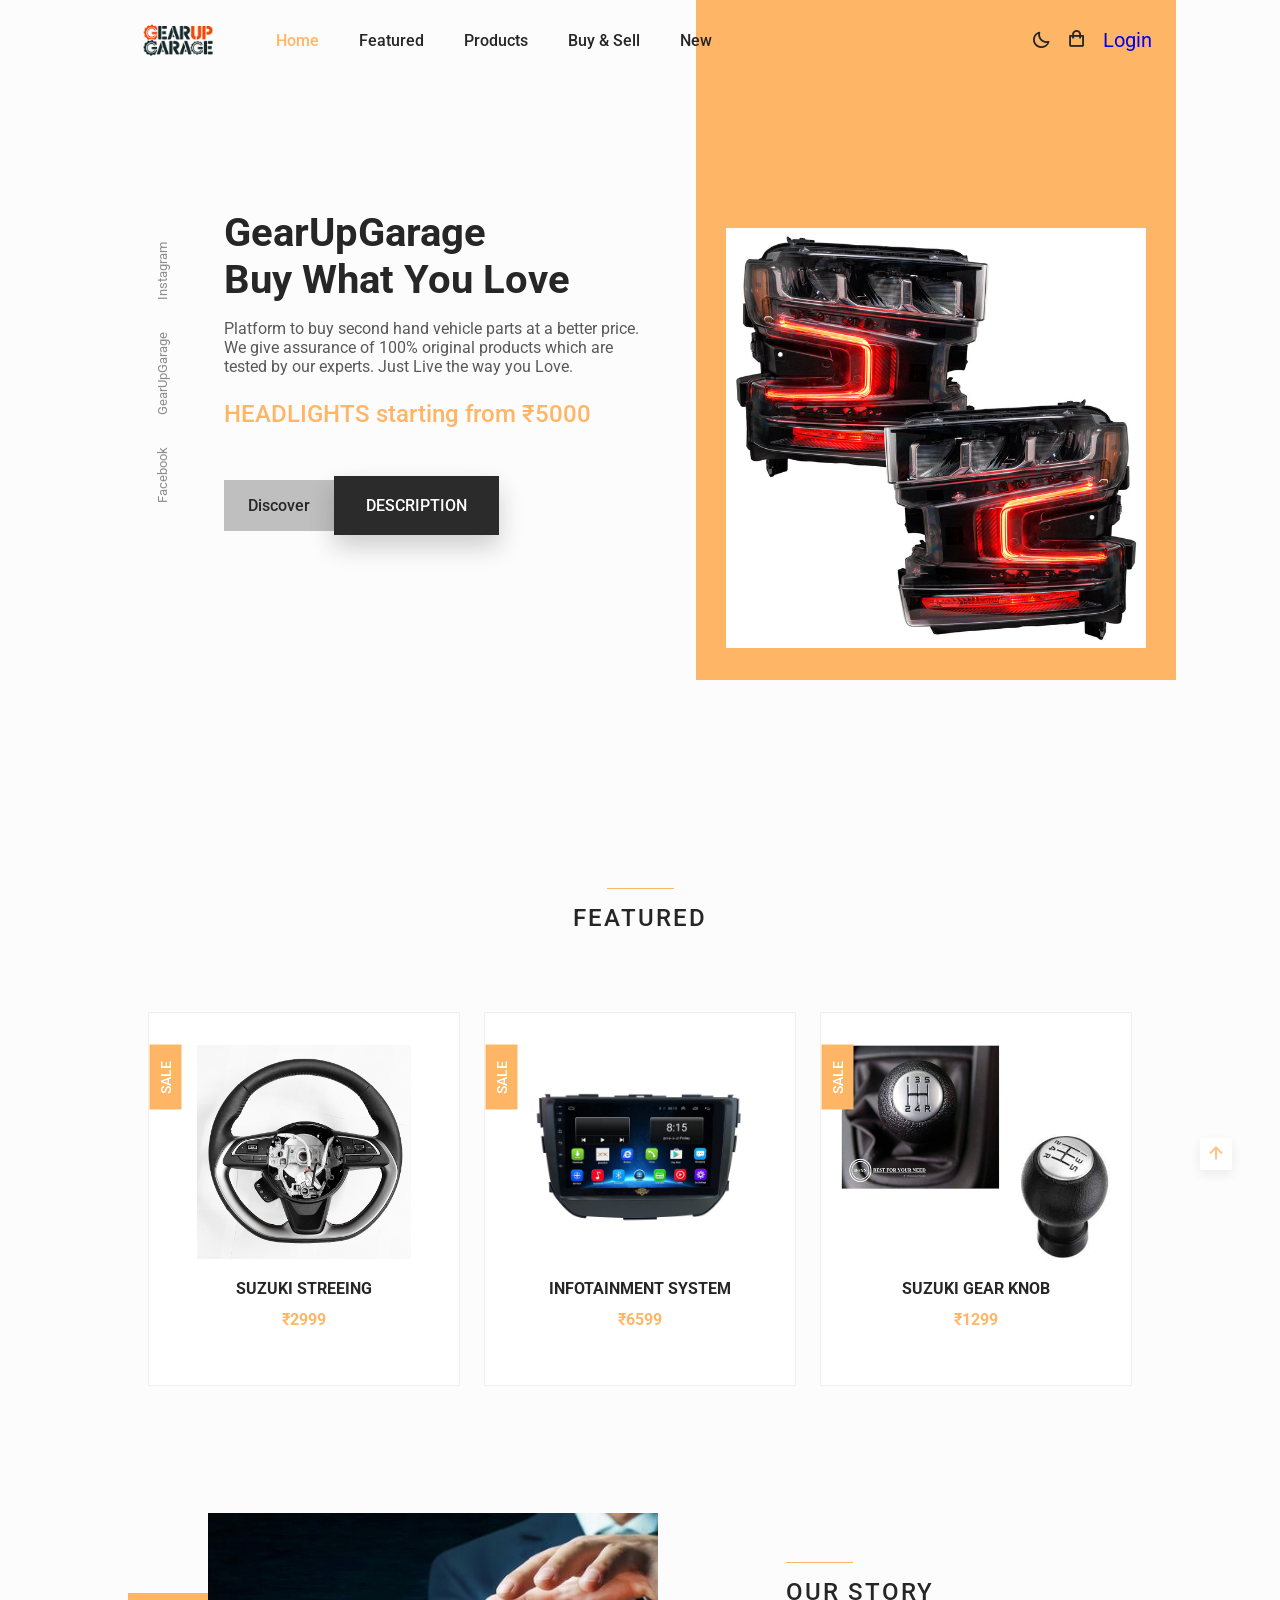
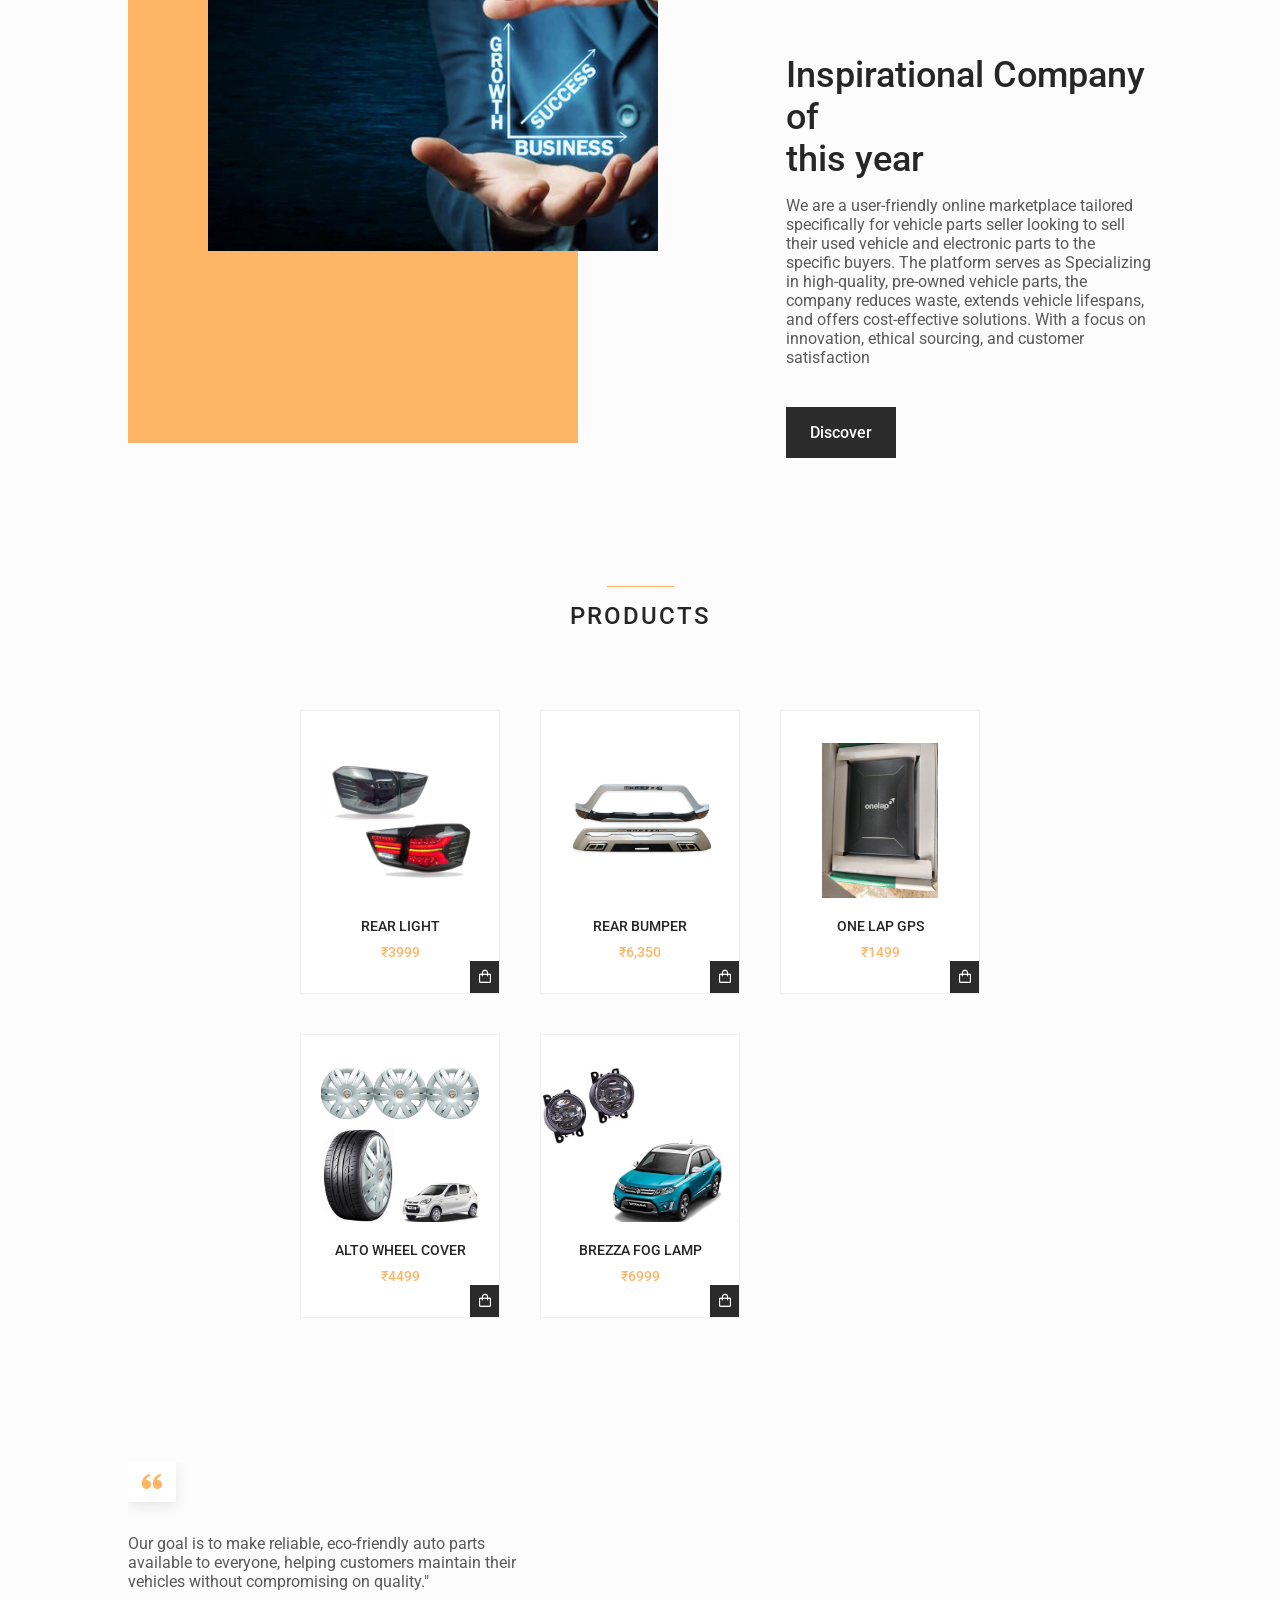
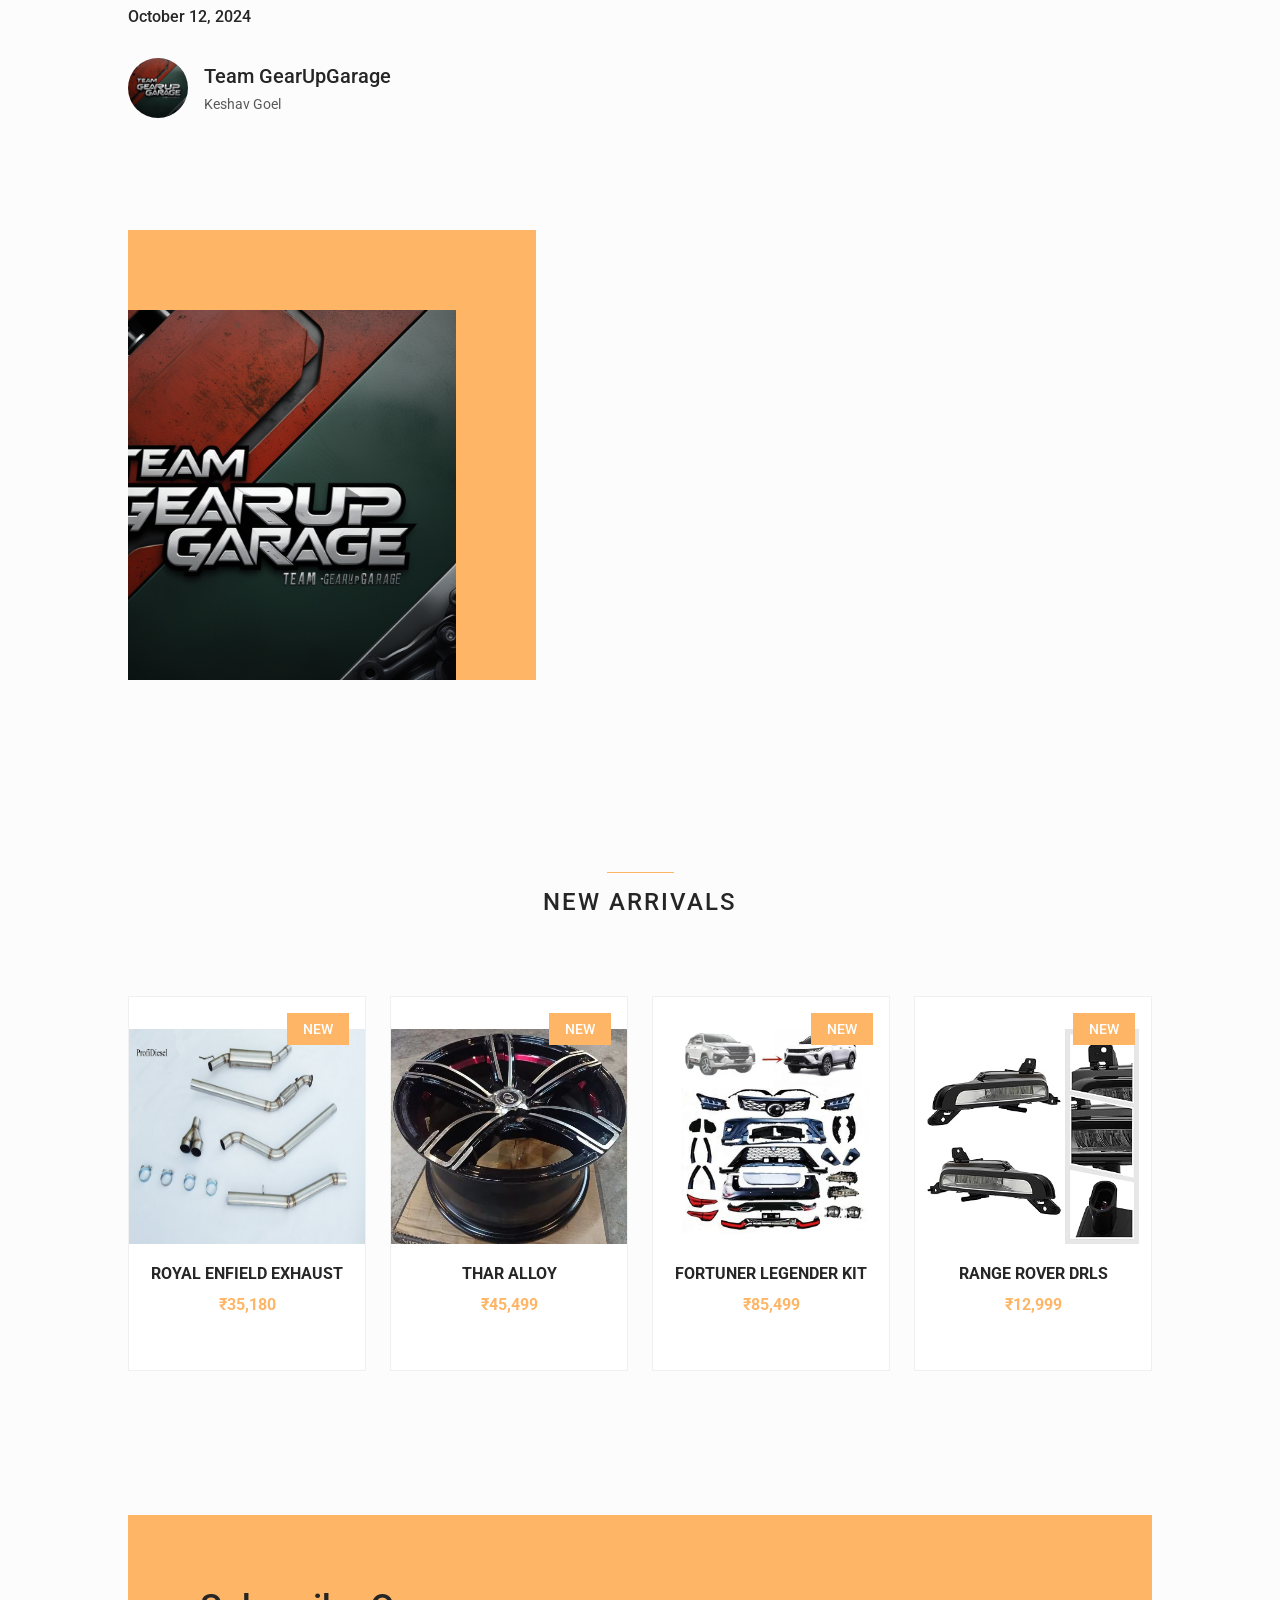
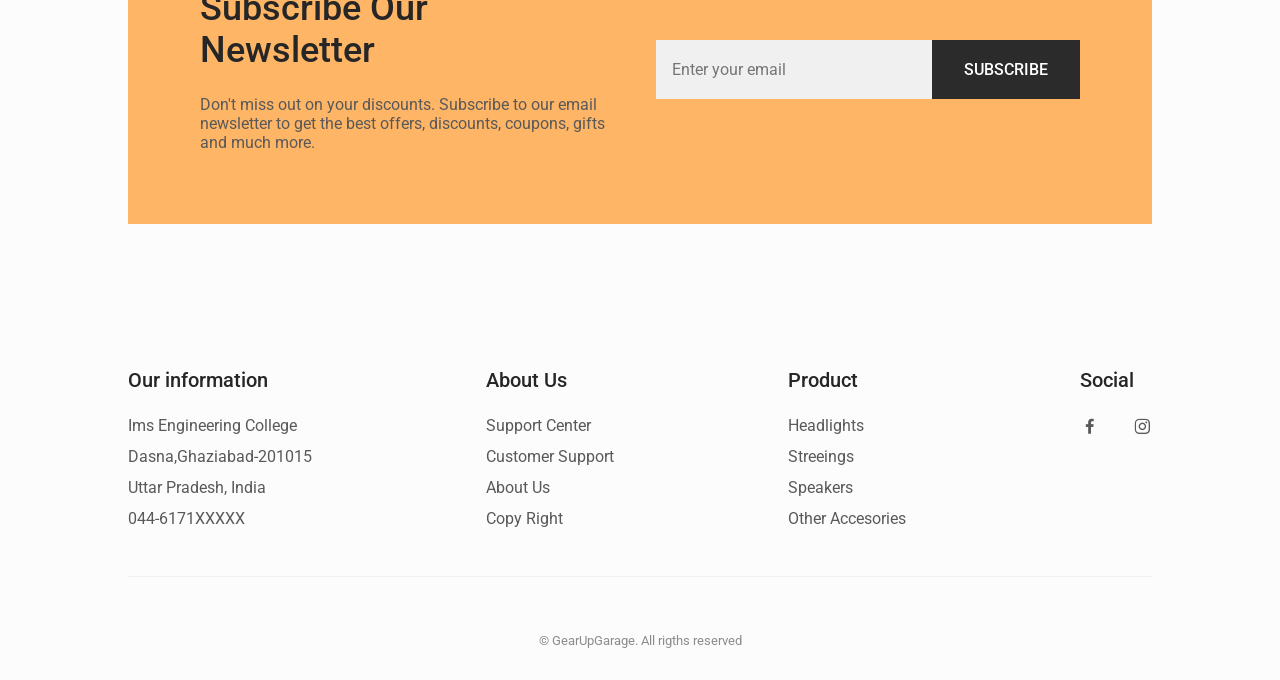
<file: index.html>
<!DOCTYPE html>
    <html lang="en">
    <head>
        <meta charset="UTF-8">
        <meta name="viewport" content="width=device-width, initial-scale=1.0">
        <!-- GearupGarage Logo-->
        <link rel="shortcut icon" href="assets/img/GearUpGarage_Logo-removebg.png" type="image/x-icon" >
        <!-- BOXICONS -->
        <link rel="stylesheet" href="https://cdn.jsdelivr.net/npm/boxicons@latest/css/boxicons.min.css">
        <!-- SWIPER CSS --> 
        <link rel="stylesheet" href="assets/css/swiper-bundle.min.css">
        <!--CSS-->
        <link rel="stylesheet" href="assets/css/styles.css">
        <title>GearUpGarage</title>
    </head>
    <body>
        <!--HEADER-->          
        <header class="header" id="header">
            <nav class="nav container">
                <a href="#" class="nav__logo">
                    <img alt="abc" src="assets/img/GearUpGarage_Logo-removebg.png" height="10px" width="100px">
                </a>
                <div class="nav__menu" id="nav-menu">
                    <ul class="nav__list">
                        <li class="nav__item">
                            <a href="index.html" class="nav__link active-link">Home</a>
                        </li>
                        <li class="nav__item">
                            <a href="#featured" class="nav__link">Featured</a>
                        </li>
                        <li class="nav__item">
                            <a href="#products" class="nav__link">Products</a>
                        </li>
                        <li class="nav__item">
                            <a href="RearBumper.html" class="nav__link">Buy & Sell</a>
                        </li>
                        <li class="nav__item">
                            <a href="#new" class="nav__link" >New</a>
                        </li>
                    </ul>
                    <div class="nav__close" id="nav-close">
                        <i class='bx bx-x' ></i>
                    </div>
                </div>
                <div class="nav__btns">
                    <!-- Theme change button -->
                    <i class='bx bx-moon change-theme' id="theme-button"></i>
                    <div class="nav__shop" id="cart-shop">
                        <i class='bx bx-shopping-bag' ></i>
                    </div>
                    <div class="nav__shop">
                        <a href="login.html">Login</a>
                    </div>
                    <div class="nav__toggle" id="nav-toggle">
                        <i class='bx bx-grid-alt' ></i>
                    </div>
                </div>
            </nav>
        </header>
        <!--CART-->
        <div class="cart" id="cart">
            <i class='bx bx-x cart__close' id="cart-close"></i>
            <h2 class="cart__title-center">My Cart</h2>
            <div class="cart__container">
                <article class="cart__card">
                    <div class="cart__box">
                        <img src="assets/img/onelap.jpg" alt="" class="cart__img">
                    </div>
                    <div class="cart__details">
                        <h3 class="cart__title">ONE LAP GPS</h3>
                        <span class="cart__price">Rs.1499</span>
                        <div class="cart__amount">
                            <div class="cart__amount-content">
                                <span class="cart__amount-box">
                                    <i class='bx bx-minus' onclick="handleMinus(this)"></i>
                                </span>
                                <span class="cart__amount-number">1</span>
                                <span class="cart__amount-box">
                                    <i class='bx bx-plus' onclick="handlePlus(this)" ></i>
                                </span>
                            </div>
                            <i class='bx bx-trash-alt cart__amount-trash' onclick="handleDelete(this)"></i>
                        </div>
                    </div>
                </article>
                <article class="cart__card">
                    <div class="cart__box">
                        <img src="assets/img/headlight (2).jpg" alt="" class="cart__img">
                    </div>
                    <div class="cart__details">
                        <h3 class="cart__title">BREZZA FOG LAMP</h3>
                        <span class="cart__price">Rs.6999</span>
                        <div class="cart__amount">
                            <div class="cart__amount-content">
                                <span class="cart__amount-box">
                                    <i class='bx bx-minus' onclick="handleMinus(this)" ></i>
                                </span>
                                <span class="cart__amount-number">1</span>
                                <span class="cart__amount-box">
                                    <i class='bx bx-plus' onclick="handlePlus(this)" ></i>
                                </span>
                            </div>
                            <i class='bx bx-trash-alt cart__amount-trash' onclick="handleDelete(this)"></i>
                        </div>
                    </div>
                </article>
                <article class="cart__card">
                    <div class="cart__box">
                        <img src="assets/img/Infotenment System.jpg" alt="" class="cart__img">
                    </div>
                    <div class="cart__details">
                        <h3 class="cart__title">INFOTENMENT<h3>
                        <span class="cart__price">Rs.6599</span>
                        <div class="cart__amount">
                            <div class="cart__amount-content">
                                <span class="cart__amount-box">
                                    <i class='bx bx-minus' onclick="handleMinus(this)"></i>
                                </span>
                                <span class="cart__amount-number">1</span>
                                <span class="cart__amount-box">
                                    <i class='bx bx-plus' onclick="handlePlus(this)"></i>
                                </span>
                            </div>
                            <i class='bx bx-trash-alt cart__amount-trash' onclick="handleDelete(this)"></i>
                        </div>
                    </div>
                </article>
            </div>
            <div class="cart__prices">
                <span class="cart__prices-item">3 items</span>
                <span class="cart__prices-total">Rs.15097</span>
            </div>
        </div>
        <!-- MAIN -->
        <main class="main">
            <!-- HOME -->
            <section class="home" id="home">
                <div class="home__container container grid">
                    <div class="home__img-bg">
                        <img src="assets/img/Headlight.jpg" class="home__img">
                    </div>
                    <div class="home__social">
                        <a href="https://www.facebook.com/" target="_blank" class="home__social-link">
                            Facebook
                        </a>
                        <a href="" target="_blank" class="home__social-link">
                            GearUpGarage
                        </a>
                        <a href="https://www.instagram.com/gear_up__garage?igsh=MWdmcjQ3a2pobzVteg==" target="_blank" class="home__social-link">
                            Instagram
                        </a>
                    </div>
                    <div class="home__data">
                        <h1 class="home__title">GearUpGarage <br> Buy What You Love</h1>
                        <p class="home__description">Platform to buy second hand vehicle parts at a better price.
                            We give assurance of 100% original products which are tested by our experts. Just Live the way you Love.
                        </p>
                        <span class="home__price">HEADLIGHTS starting from ₹5000</span>
                        <div class="home__btns">
                            <a href="#" class="button button--gray button--small">
                                Discover
                            </a>
                            <button class="button home__button"><a href="RearBumper.html" style="text-decoration:none;color:#fff;">DESCRIPTION</a></button>
                        </div>
                    </div>
                </div>
            </section>
            <!--FEATURED-->
            <section class="featured section container" id="featured">
                <h2 class="section__title">
                    Featured
                </h2>
                <div class="featured__container grid">
                    <article class="featured__card">
                        <span class="featured__tag">Sale</span>
                        <img src="assets/img/Steering.jpg" alt="" class="featured__img">
                        <div class="featured__data">
                            <h3 class="featured__title">Suzuki Streeing</h3>
                            <span class="featured__price">₹2999 </span>
                        </div>
                        <button class="button featured__button" onclick="handleDescription(this)">Description </button>
                    </article>
                    <article class="featured__card">
                        <span class="featured__tag">Sale</span>
                        <img src="assets/img/Infotenment System.jpg" alt="" class="featured__img">
                        <div class="featured__data">
                            <h3 class="featured__title">Infotainment System </h3>
                            <span class="featured__price">₹6599</span>
                        </div>
                        <button class="button featured__button" onclick="handleDescription(this)">Description </button>
                    </article>
                    <article class="featured__card">
                        <span class="featured__tag">Sale</span>
                        <img src="assets/img/Gear knob.jpg" alt="" class="featured__img">
                        <div class="featured__data">
                            <h3 class="featured__title">Suzuki Gear Knob</h3>
                            <span class="featured__price">₹1299</span>
                        </div>
                        <button class="button featured__button" onclick="handleDescription(this)">Description </button>
                    </article>
                </div>
            </section>
            <!--STORY-->
            <section class="story section container">
                <div class="story__container grid">
                    <div class="story__data">
                        <h2 class="section__title story__section-title">
                            Our Story
                        </h2>
                        <h1 class="story__title">
                            Inspirational Company of <br> this year
                        </h1>
                        <p class="story__description">We are a user-friendly online marketplace tailored specifically for vehicle parts seller looking to sell their used vehicle  and electronic parts to the specific buyers. The platform serves as Specializing in high-quality, pre-owned vehicle parts, the company reduces waste, extends vehicle lifespans, and offers cost-effective solutions. With a focus on innovation, ethical sourcing, and customer satisfaction
                        </p>
                        <a href="#" class="button button--small">Discover</a>
                    </div>
                    <div class="story__images">
                        <img src="assets/img/suce.jpg" alt="" class="story__img">
                        <div class="story__square"></div>
                    </div>
                </div>
            </section>
            <!-- PRODUCTS -->
            <section class="products section container" id="products">
                <h2 class="section__title">
                    Products
                </h2>
                <a href="RearBumper.html">
                <div class="products__container grid">
                    <article class="products__card">
                        <img src="assets/img/rearlight.jpg" alt="" class="products__img">
                        <h3 class="products__title">REAR LIGHT</h3>
                        <span class="products__price">₹3999</span>
                        <button class="products__button">
                            <i class='bx bx-shopping-bag'></i>
                        </button>
                    </article>
                </a>
                    <a href="RearBumper.html">
                    <article class="products__card">
                        <img src="assets/img/rear bumper.jpg" alt="" class="products__img">
                        <h3 class="products__title">REAR BUMPER</h3>
                        <span class="products__price">₹6,350</span>
                        <button class="products__button">
                            <i class='bx bx-shopping-bag'></i>
                        </button>
                    </article></a>
                    <a href="RearBumper.html">
                    <article class="products__card">
                        <img src="assets/img/onelap.jpg" alt="" class="products__img">
                        <h3 class="products__title">ONE LAP GPS</h3>
                        <span class="products__price">₹1499</span>
                        <button class="products__button">
                            <i class='bx bx-shopping-bag'></i>
                        </button>
                    </article></a>
                    <a href="RearBumper.html">
                    <article class="products__card">
                        <img src="assets/img/wheel.jpg" alt="" class="products__img">
                        <h3 class="products__title">ALTO WHEEL COVER</h3>
                        <span class="products__price">₹4499</span>
                        <button class="products__button">
                            <i class='bx bx-shopping-bag'></i>
                        </button>
                    </article></a>
                    <a href="RearBumper.html">
                    <article class="products__card">
                        <img src="assets/img/headlight (2).jpg" alt="" class="products__img">
                        <h3 class="products__title">BREZZA FOG LAMP</h3>
                        <span class="products__price">₹6999</span>
                        <button class="products__button">
                            <i class='bx bx-shopping-bag'></i>
                        </button>
                    </article></a>
                </div>
            </section>
            <!-- MODAL--> 
            <div class="modal-overlay" id="modalOverlay">
                <div class="modal">
                  <div class="modal-header">Description</div>
                  <div class="modal-body">
                    This is a sample description modal that opens in the center of the screen.
                  </div>
                  <div class="modal-footer">
                    <button class="close-btn" id="closeModalBtn" onclick="handleClose()">Close</button>
                  </div>
                </div>
              </div>  
            <!--TESTIMONIAL-->
            <section class="testimonial section container">
                <div class="testimonial__container grid">
                    <div class="swiper testimonial-swiper">
                        <div class="swiper-wrapper">
                            <div class="testimonial__card swiper-slide">
                                <div class="testimonial__quote">
                                    <i class='bx bxs-quote-alt-left' ></i>
                                </div>
                                <p class="testimonial__description">
                                    Our goal is to make reliable, eco-friendly auto parts available to everyone, helping customers maintain their vehicles without compromising on quality."
                                </p>
                                <h3 class="testimonial__date">October 12, 2024</h3>
                                <div class="testimonial__perfil">
                                    <img src="assets/img/Teamlogo.jpg" alt="" class="testimonial__perfil-img">
        
                                    <div class="testimonial__perfil-data">
                                        <span class="testimonial__perfil-name">Team GearUpGarage</span>
                                        <span class="testimonial__perfil-detail">Keshav Goel</span>
                                    </div>
                                </div>
                            </div>
                            
                        <div class="swiper-button-next">
                            <i class='bx bx-right-arrow-alt' ></i>
                        </div>
                        <div class="swiper-button-prev">
                            <i class='bx bx-left-arrow-alt' ></i>
                        </div>
                    </div>
                    <div class="testimonial__images">
                        <div class="testimonial__square"></div>
                        <img src="assets/img/Teamlogo.jpg" alt="" class="testimonial__img">
                    </div>
                </div>
            </section>
            <!-- NEW -->
            <section class="new section container" id="new">
                <h2 class="section__title">
                    New Arrivals
                </h2>
                <div class="new__container">
                    <div class="swiper new-swiper">
                        <div class="swiper-wrapper">
                            <article class="new__card swiper-slide">
                                <span class="new__tag">New</span>
                                <img src="assets/img/Bmw Exaust.jpg" alt="" class="new__img">
                                <div class="new__data">
                                    <h3 class="new__title">Royal Enfield EXHAUST</h3>
                                    <span class="new__price">₹35,180</span>
                                </div>
                                <button class="button new__button"><a href="RearBumper.html" style="text-decoration:none;color:#fff;">Description</a></button>
                            </article>
                            <article class="new__card swiper-slide">
                                <span class="new__tag">New</span>
                                <img src="assets/img/thar alloy.jpg" alt="" class="new__img">
                                <div class="new__data">
                                    <h3 class="new__title">THAR ALLOY</h3>
                                    <span class="new__price">₹45,499</span>
                                </div>
                                <button class="button new__button"><a href="RearBumper.html" style="text-decoration:none;color:#fff;">Description</a></button>
                            </article>
                            <article class="new__card swiper-slide">
                                <span class="new__tag">New</span>
                                <img src="assets/img/LEGENDER KIT.jpg" alt="" class="new__img">
                                <div class="new__data">
                                    <h3 class="new__title">FORTUNER LEGENDER KIT</h3>
                                    <span class="new__price">₹85,499</span>
                                </div>
                                <button class="button new__button"><a href="RearBumper.html" style="text-decoration:none;color:#fff;">Description</a></button> 
                            </article> 
                            <article class="new__card swiper-slide">
                                <span class="new__tag">New</span>
                                <img src="assets/img/range rover drls.jpg" alt="" class="new__img">
                                <div class="new__data">
                                    <h3 class="new__title">RANGE ROVER DRLS</h3>
                                    <span class="new__price">₹12,999</span> 
                                </div>
                                <button class="button new__button"><a href="RearBumper.html" style="text-decoration:none;color:#fff;">Description</a></button>
                            </article>                      
                        </div>
                    </div>
                </div>
            </section>
            <!-- NEWSLETTER -->
            <section class="newsletter section container">
                <div class="newsletter__bg grid">
                    <div>
                        <h2 class="newsletter__title">Subscribe Our <br> Newsletter</h2>
                        <p class="newsletter__description">
                            Don't miss out on your discounts. Subscribe to our email 
                            newsletter to get the best offers, discounts, coupons, 
                            gifts and much more.
                        </p>
                    </div>
                    <form action="" class="newsletter__subscribe">
                        <input type="email" placeholder="Enter your email" class="newsletter__input">
                        <button class="button">
                            SUBSCRIBE
                        </button>
                    </form>
                </div>
            </section>
        </main>
        <!-- FOOTER -->
        <footer class="footer section">
            <div class="footer__container container grid">
                <div class="footer__content">
                    <h3 class="footer__title">Our information</h3>
                    <ul class="footer__list">
                        <li>Ims Engineering College </li>
                        <li>Dasna,Ghaziabad-201015</li>
                        <li>Uttar Pradesh, India</li>
                        <li>044-6171XXXXX</li>
                    </ul>
                </div>
                <div class="footer__content">
                    <h3 class="footer__title">About Us</h3>
                    <ul class="footer__links">
                        <li>
                            <a href="#" class="footer__link">Support Center</a>
                        </li>
                        <li>
                            <a href="#" class="footer__link">Customer Support</a>
                        </li>
                        <li>
                            <a href="#" class="footer__link">About Us</a>
                        </li>
                        <li>
                            <a href="#" class="footer__link">Copy Right</a>
                        </li>
                    </ul>
                </div>
                <div class="footer__content">
                    <h3 class="footer__title">Product</h3>
                    <ul class="footer__links">
                        <li>
                            <a href="#" class="footer__link">Headlights</a>
                        </li>
                        <li>
                            <a href="#" class="footer__link">Streeings</a>
                        </li>
                        <li>
                            <a href="#" class="footer__link">Speakers</a>
                        </li>
                        <li>
                            <a href="#" class="footer__link">Other Accesories</a>
                        </li>
                    </ul>
                </div>
                <div class="footer__content">
                    <h3 class="footer__title">Social</h3>
                    <ul class="footer__social">
                        <a href="https://www.facebook.com/" target="_blank" class="footer__social-link">
                            <i class='bx bxl-facebook'></i>
                        </a>
                        <a href="" target="_blank" class="footer__social-link">
                            <i class='bx bxl-veltech' ></i>
                        </a>
                        <a href="https://www.instagram.com/gear_up__garage?igsh=MWdmcjQ3a2pobzVteg==" target="_blank" class="footer__social-link">
                            <i class='bx bxl-instagram' ></i>
                        </a>
                    </ul>
                </div>
            </div>
            <span class="footer__copy">&#169; GearUpGarage. All rigths reserved</span>
        </footer>
        <!-- SCROLL UP -->
        <a href="#" class="scrollup" id="scroll-up"> 
            <i class='bx bx-up-arrow-alt scrollup__icon' ></i>
        </a>
        <!-- SWIPER JS -->
        <script src="assets/js/swiper-bundle.min.js"></script>
        <!-- MAIN JS -->
        <script src="assets/js/main.js"></script>
    </body>
</html>
</file>
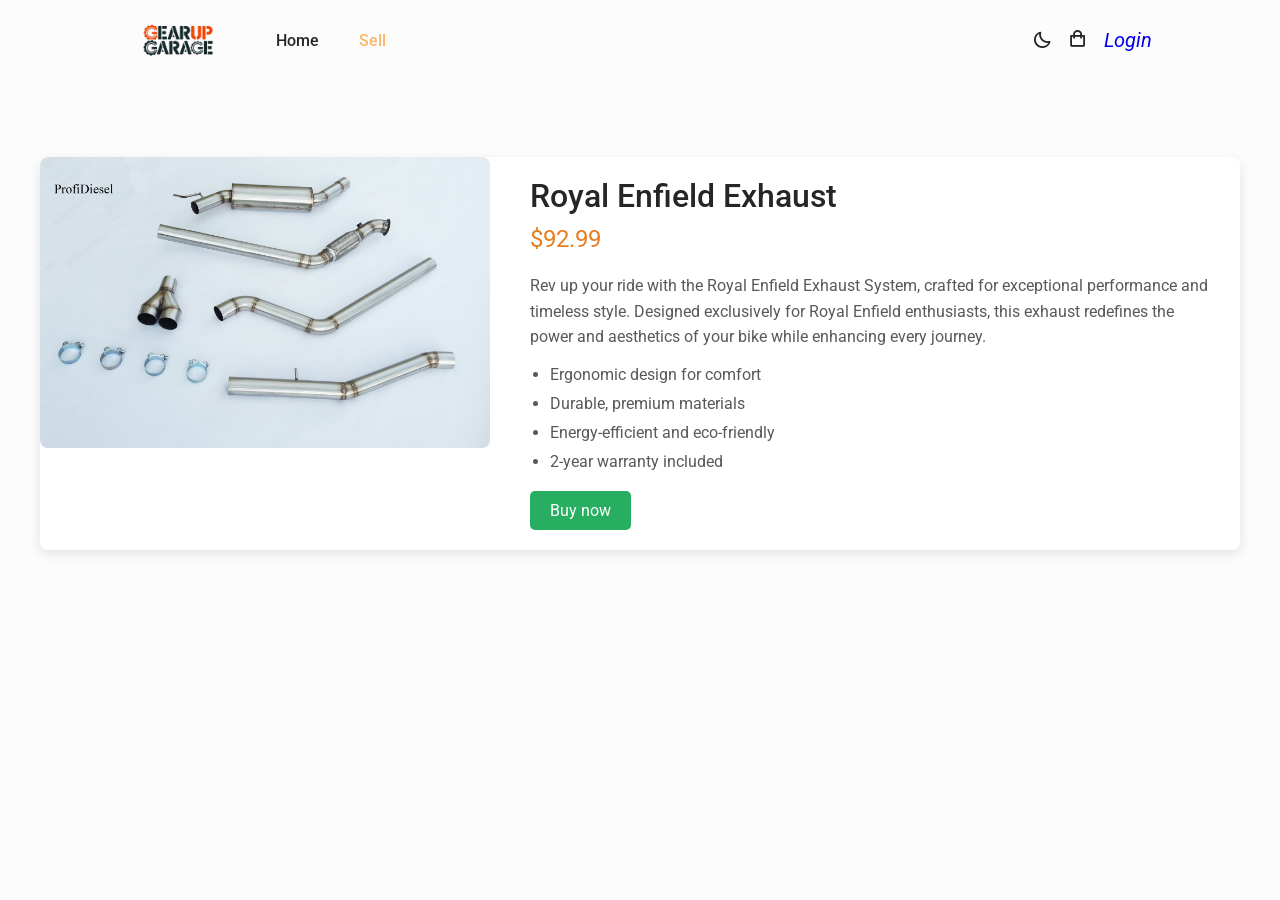
<file: buy.html>
<!DOCTYPE html>
    <html lang="en">
    <head>
        <meta charset="UTF-8">
        <meta name="viewport" content="width=device-width, initial-scale=1.0">
        <!-- GearupGarage Logo-->
        <link rel="shortcut icon" href="assets/img/GearUpGarage_Logo-removebg.png" type="image/x-icon" >
        <!-- BOXICONS -->
        <link rel="stylesheet" href="https://cdn.jsdelivr.net/npm/boxicons@latest/css/boxicons.min.css">
        <!---new css-->
        <link rel="stylesheet" href="assets/css/sell.css">
        <!-- SWIPER CSS --> 
        <link rel="stylesheet" href="assets/css/swiper-bundle.min.css">
        <!--CSS-->
        <link rel="stylesheet" href="assets/css/styles.css">
        <title>GearUpGarage</title>
    </head>
    <body>
        <!--HEADER-->          
        <header class="header" id="header">
            <nav class="nav container">
                <a href="#" class="nav__logo">
                    <img alt="abc" src="assets/img/GearUpGarage_Logo-removebg.png" height="10px" width="100px">
                </a>
                <div class="nav__menu" id="nav-menu">
                    <ul class="nav__list">
                        <li class="nav__item">
                            <a href="index.html" class="nav__link" >Home</a>
                        </li>
                        <li class="nav__item">
                            <a href="sellerINFO.html" class="nav__link active-link">Sell</a>
                        </li>
                    </ul>
                    <div class="nav__close" id="nav-close">
                        <i class='bx bx-x' ></i>
                    </div>
                </div>
                <div class="nav__btns">
                    <!-- Theme change button -->
                    <i class='bx bx-moon change-theme' id="theme-button"></i>
                    <div class="nav__shop" id="cart-shop">
                        <i class='bx bx-shopping-bag' ></i>
                    </div>
                    <div class="nav__shop">
                        <i><a href="login.html" >Login</a></i>
                    </div>
                    <div class="nav__toggle" id="nav-toggle">
                        <i class='bx bx-grid-alt' ></i>
                    </div>
                </div>
            </nav>
        </header>
        <!--CART-->
        <div class="cart" id="cart">
            <i class='bx bx-x cart__close' id="cart-close"></i>
            <h2 class="cart__title-center">My Cart</h2>
            <div class="cart__container">
                <article class="cart__card">
                    <div class="cart__box">
                        <img src="assets/img/onelap.jpg" alt="" class="cart__img">
                    </div>
                    <div class="cart__details">
                        <h3 class="cart__title">ONE LAP GPS</h3>
                        <span class="cart__price">Rs.1499</span>
                        <div class="cart__amount">
                            <div class="cart__amount-content">
                                <span class="cart__amount-box">
                                    <i class='bx bx-minus' ></i>
                                </span>
                                <span class="cart__amount-number">1</span>
                                <span class="cart__amount-box">
                                    <i class='bx bx-plus' ></i>
                                </span>
                            </div>
                            <i class='bx bx-trash-alt cart__amount-trash' ></i>
                        </div>
                    </div>
                </article>
                <article class="cart__card">
                    <div class="cart__box">
                        <img src="assets/img/headlight (2).jpg" alt="" class="cart__img">
                    </div>
                    <div class="cart__details">
                        <h3 class="cart__title">BREZZA FOG LAMP</h3>
                        <span class="cart__price">Rs.6999</span>
                        <div class="cart__amount">
                            <div class="cart__amount-content">
                                <span class="cart__amount-box">
                                    <i class='bx bx-minus' ></i>
                                </span>
                                <span class="cart__amount-number">1</span>
                                <span class="cart__amount-box">
                                    <i class='bx bx-plus' ></i>
                                </span>
                            </div>
                            <i class='bx bx-trash-alt cart__amount-trash' ></i>
                        </div>
                    </div>
                </article>
                <article class="cart__card">
                    <div class="cart__box">
                        <img src="assets/img/Infotenment System.jpg" alt="" class="cart__img">
                    </div>
                    <div class="cart__details">
                        <h3 class="cart__title">INFOTENMENT<h3>
                        <span class="cart__price">Rs.6599</span>
                        <div class="cart__amount">
                            <div class="cart__amount-content">
                                <span class="cart__amount-box">
                                    <i class='bx bx-minus' ></i>
                                </span>
                                <span class="cart__amount-number">1</span>
                                <span class="cart__amount-box">
                                    <i class='bx bx-plus' ></i>
                                </span>
                            </div>
                            <i class='bx bx-trash-alt cart__amount-trash' ></i>
                        </div>
                    </div>
                </article>
            </div>
            <div class="cart__prices">
                <span class="cart__prices-item">3 items</span>
                <span class="cart__prices-total">Rs.15097</span>
            </div>
        </div>
        <br>
        <br>
        <br>
        <main class="product-page">
            <div class="product-container">
              <div class="product-image">
                <img src="assets/img/Bmw Exaust.jpg" alt="Product" />
              </div>
              <div class="product-details">
                <h1>Royal Enfield Exhaust</h1>
                <p class="price">$92.99</p>
                <p class="description">
                    Rev up your ride with the Royal Enfield Exhaust System, crafted for exceptional performance and timeless style. Designed exclusively for Royal Enfield enthusiasts, this exhaust redefines the power and aesthetics of your bike while enhancing every journey.
            

                </p>
                <ul class="features">
                  <li>Ergonomic design for comfort</li>
                  <li>Durable, premium materials</li>
                  <li>Energy-efficient and eco-friendly</li>
                  <li>2-year warranty included</li>
                </ul>
                <div class="buttons">
                  <button class="btn btn-buy">Buy now </button>
                </div>
              </div>
            </div>
          </main>
</file>
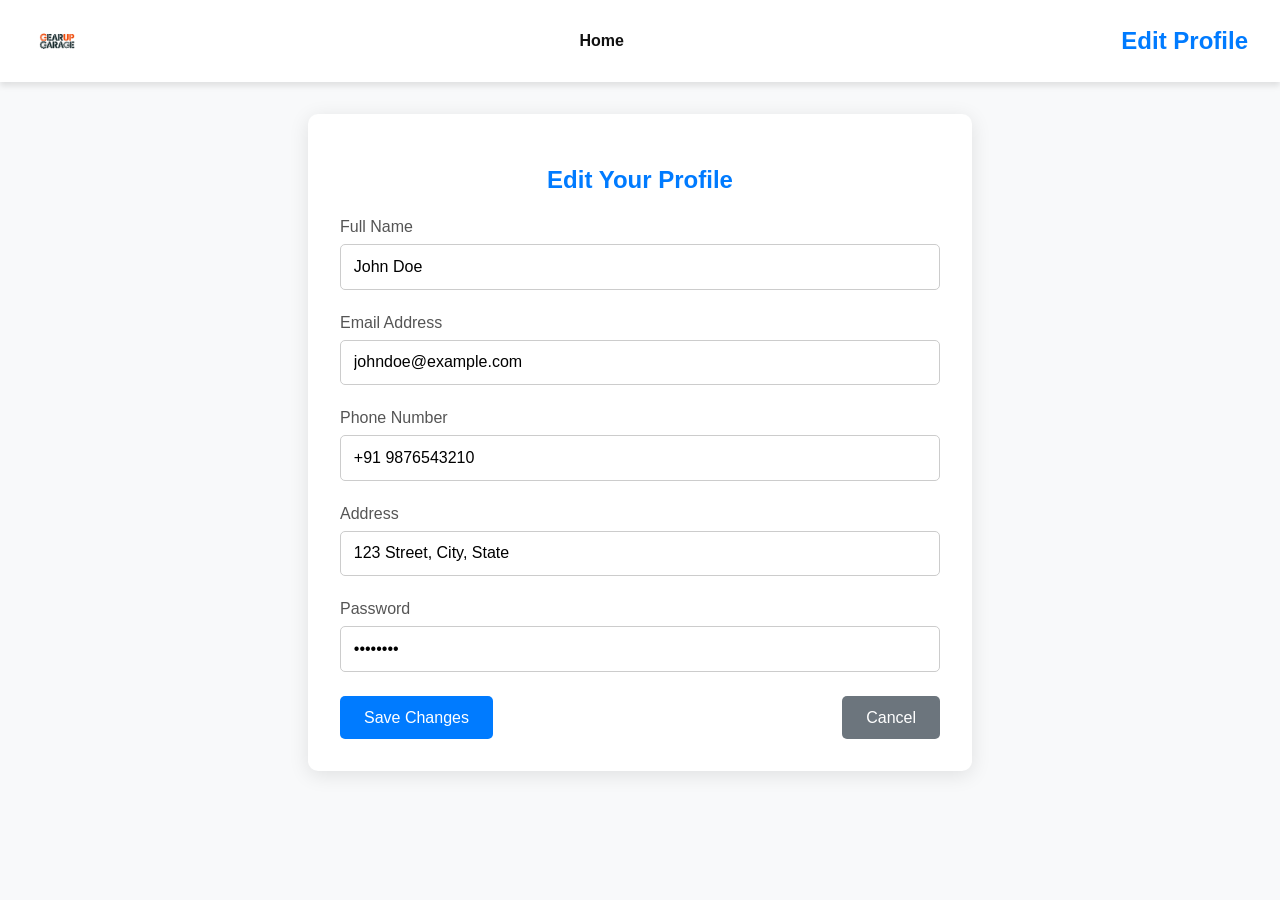
<file: editprofile.html>
<!DOCTYPE html>
<html lang="en">
<head>
    <meta charset="UTF-8">
    <meta name="viewport" content="width=device-width, initial-scale=1.0">
    <link rel="stylesheet" href="https://cdn.jsdelivr.net/npm/boxicons@latest/css/boxicons.min.css">
    <title>Edit Profile - GearUpGarage</title>
    <style>
        body {
            font-family: 'Poppins', sans-serif;
            margin: 0;
            padding: 0;
            background-color: #f8f9fa;
            color: #333;
        }

        /* Header */
        header {
            background-color: #ffffff;
            box-shadow: 0 4px 6px rgba(0, 0, 0, 0.1);
            display: flex;
            align-items: center;
            justify-content: space-between;
            padding: 1rem 2rem;
        }

        header img {
            height: 50px;
        }

        header h1 {
            font-size: 1.5rem;
            color: #007bff;
            margin: 0;
        }

        /* Container */
        .edit-profile-container {
            max-width: 600px;
            margin: 2rem auto;
            background: #ffffff;
            box-shadow: 0 4px 20px rgba(0, 0, 0, 0.1);
            border-radius: 10px;
            padding: 2rem;
        }

        .edit-profile-container h2 {
            margin-bottom: 1.5rem;
            color: #007bff;
            text-align: center;
        }

        .form-group {
            margin-bottom: 1.5rem;
        }

        .form-group label {
            display: block;
            margin-bottom: 0.5rem;
            color: #555;
        }

        .form-group input {
            width: 100%;
            padding: 0.8rem;
            font-size: 1rem;
            border: 1px solid #ccc;
            border-radius: 5px;
            box-sizing: border-box;
        }

        .form-group input:focus {
            border-color: #007bff;
            outline: none;
        }

        .form-buttons {
            display: flex;
            justify-content: space-between;
        }

        .form-buttons button {
            padding: 0.8rem 1.5rem;
            font-size: 1rem;
            border: none;
            border-radius: 5px;
            cursor: pointer;
            transition: background-color 0.3s;
        }

        .form-buttons .save-btn {
            background-color: #007bff;
            color: #fff;
        }

        .form-buttons .save-btn:hover {
            background-color: #0056b3;
        }

        .form-buttons .cancel-btn {
            background-color: #6c757d;
            color: #fff;
        }

        .form-buttons .cancel-btn:hover {
            background-color: #5a6268;
        }
    </style>
</head>
<body>
    <!-- Header -->
    <header>
        <img src="assets/img/GearUpGarage_Logo-removebg.png" alt="Website Logo">
        <a href="profile.html" style="text-decoration:none;color:#111;" ><b>Home</b></a>
        <h1>Edit Profile</h1>
    </header>

    <!-- Edit Profile Container -->
    <div class="edit-profile-container">
        <h2>Edit Your Profile</h2>
        <form id="edit-profile-form">
            <div class="form-group">
                <label for="name">Full Name</label>
                <input type="text" id="name" value="John Doe" required>
            </div>
            <div class="form-group">
                <label for="email">Email Address</label>
                <input type="email" id="email" value="johndoe@example.com" required>
            </div>
            <div class="form-group">
                <label for="phone">Phone Number</label>
                <input type="text" id="phone" value="+91 9876543210" required>
            </div>
            <div class="form-group">
                <label for="address">Address</label>
                <input type="text" id="address" value="123 Street, City, State" required>
            </div>
            <div class="form-group">
                <label for="password">Password</label>
                <input type="password" id="password" value="********" required>
            </div>
            <div class="form-buttons">
                <button type="button" class="save-btn" onclick="saveProfile()">Save Changes</button>
                <button type="button" class="cancel-btn" onclick="cancelChanges()">Cancel</button>
            </div>
        </form>
    </div>

    <script>
        function saveProfile() {
            // Get form values
            const name = document.getElementById('name').value;
            const email = document.getElementById('email').value;
            const phone = document.getElementById('phone').value;
            const address = document.getElementById('address').value;
            const password = document.getElementById('password').value;

            // Simple validation
            if (!name || !email || !phone || !address || !password) {
                alert('Please fill out all fields.');
                return;
            }

            // Simulate saving to a database
            alert(`Profile Updated Successfully:\n\nName: ${name}\nEmail: ${email}\nPhone: ${phone}\nAddress: ${address}`);
        }

        function cancelChanges() {
            // Reset form to original values
            const originalData = {
                name: "John Doe",
                email: "johndoe@example.com",
                phone: "+91 9876543210",
                address: "123 Street, City, State",
                password: "********"
            };

            document.getElementById('name').value = originalData.name;
            document.getElementById('email').value = originalData.email;
            document.getElementById('phone').value = originalData.phone;
            document.getElementById('address').value = originalData.address;
            document.getElementById('password').value = originalData.password;

            alert('Changes have been canceled.');
        }
    </script>
</body>
</html>
</file>
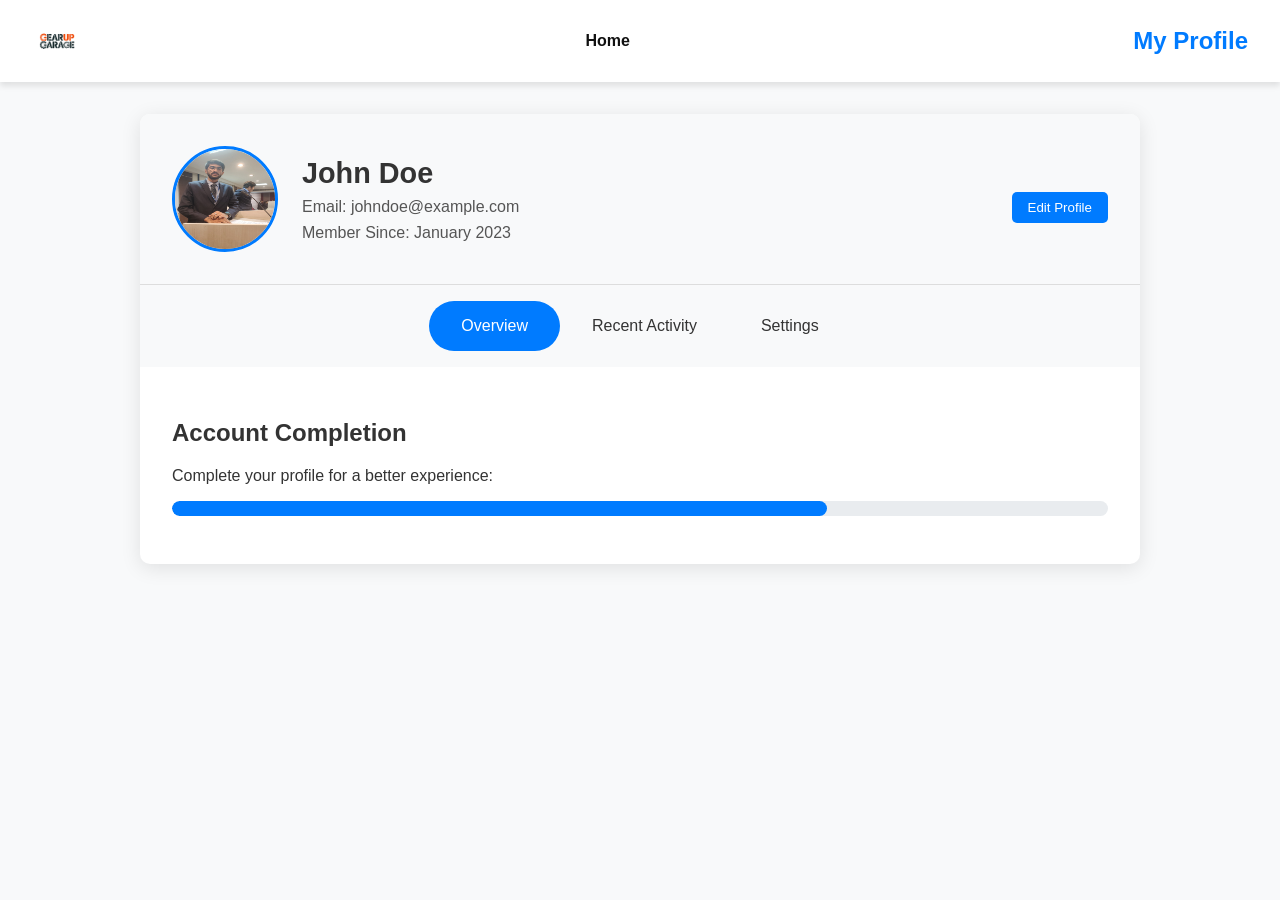
<file: profile.html>
<!DOCTYPE html>
<html lang="en">
<head>
    <meta charset="UTF-8">
    <meta name="viewport" content="width=device-width, initial-scale=1.0">
    <link rel="stylesheet" href="https://cdn.jsdelivr.net/npm/boxicons@latest/css/boxicons.min.css">
    <title>Profile - GearUpGarage</title>
    <style>
        /* General Styling */
        body {
            font-family: 'Poppins', sans-serif;
            margin: 0;
            padding: 0;
            background-color: #f8f9fa;
            color: #333;
        }

        /* Header */
        header {
            background-color: #ffffff;
            box-shadow: 0 4px 6px rgba(0, 0, 0, 0.1);
            display: flex;
            align-items: center;
            justify-content: space-between;
            padding: 1rem 2rem;
        }

        header img {
            height: 50px;
        }

        header h1 {
            font-size: 1.5rem;
            color: #007bff;
            margin: 0;
        }

        .profile-container {
            max-width: 1000px;
            margin: 2rem auto;
            background: #ffffff;
            box-shadow: 0 4px 20px rgba(0, 0, 0, 0.1);
            border-radius: 10px;
            overflow: hidden;
        }

        .profile-header {
            display: flex;
            align-items: center;
            justify-content: space-between;
            padding: 2rem;
            background-color: #f8f9fa;
            border-bottom: 1px solid #ddd;
        }

        .profile-header img {
            width: 100px;
            height: 100px;
            border-radius: 50%;
            border: 3px solid #007bff;
        }

        .profile-header .details {
            flex-grow: 1;
            margin-left: 1.5rem;
        }

        .profile-header h1 {
            font-size: 1.8rem;
            margin: 0;
            color: #333;
        }

        .profile-header p {
            margin: 0.5rem 0 0;
            font-size: 1rem;
            color: #555;
        }

        .tabs {
            display: flex;
            justify-content: center;
            background: #f8f9fa;
            padding: 1rem 0;
        }

        .tabs button {
            background: none;
            border: none;
            padding: 1rem 2rem;
            font-size: 1rem;
            cursor: pointer;
            transition: background-color 0.3s;
            color: #333;
        }

        .tabs button.active {
            background-color: #007bff;
            color: #ffffff;
            border-radius: 30px;
        }

        .tab-content {
            padding: 2rem;
        }

        .tab-section {
            display: none;
        }

        .tab-section.active {
            display: block;
        }

        .progress-bar {
            background: #e9ecef;
            border-radius: 20px;
            height: 15px;
            overflow: hidden;
            margin: 1rem 0;
        }

        .progress-bar span {
            display: block;
            height: 100%;
            width: 70%;
            background: #007bff;
            border-radius: 20px;
        }

        .recent-activity {
            list-style: none;
            padding: 0;
            margin: 0;
        }

        .recent-activity li {
            padding: 1rem;
            border-bottom: 1px solid #e9ecef;
        }

        .recent-activity li:last-child {
            border-bottom: none;
        }

        .settings-group {
            display: flex;
            flex-wrap: wrap;
            gap: 1rem;
        }

        .settings-group div {
            flex: 1;
            min-width: 300px;
        }

        .settings-group input {
            width: 100%;
            padding: 0.5rem;
            font-size: 1rem;
            margin: 0.5rem 0;
            border: 1px solid #ccc;
            border-radius: 5px;
        }

        button.save-btn {
            background-color: #007bff;
            color: #fff;
            border: none;
            padding: 0.5rem 1rem;
            border-radius: 5px;
            cursor: pointer;
            margin-top: 1rem;
            display: inline-block;
        }

        button.save-btn:hover {
            background-color: #0056b3;
        }
    </style>
</head>
<body>
    <!-- Header -->
    <header>
       
        <img src="assets/img/GearUpGarage_Logo-removebg.png" alt="Website Logo">
        <a href="dashboad.html" style="text-decoration:none;color:#111;" ><b>Home</b></a>
        <h1>My Profile</h1>
    </header>

    <!-- Profile Container -->
    <div class="profile-container">
        <!-- Profile Header -->
        <div class="profile-header">
            <img src="45.jpg" alt="User Avatar">
            <div class="details">
                <h1>John Doe</h1>
                <p>Email: johndoe@example.com</p>
                <p>Member Since: January 2023</p>
            </div>
            <button class="save-btn"><a href="editprofile.html" style="text-decoration:none;color:#fff;">Edit Profile</a></button>
        </div>

        <!-- Tabs -->
        <div class="tabs">
            <button class="active" data-tab="overview">Overview</button>
            <button data-tab="activity">Recent Activity</button>
            <button data-tab="settings">Settings</button>
        </div>

        <!-- Tab Content -->
        <div class="tab-content">
            <!-- Overview Section -->
            <div class="tab-section active" id="overview">
                <h2>Account Completion</h2>
                <p>Complete your profile for a better experience:</p>
                <div class="progress-bar">
                    <span></span>
                </div>
            </div>

            <!-- Recent Activity Section -->
            <div class="tab-section" id="activity">
                <h2>Recent Activity</h2>
                <ul class="recent-activity">
                    <li>Purchased "Car Headlights" on January 15, 2025</li>
                    <li>Updated profile picture</li>
                    <li>Reviewed "Suzuki Steering Wheel"</li>
                </ul>
            </div>

            <!-- Settings Section -->
            <div class="tab-section" id="settings">
                <h2>Account Settings</h2>
                <div class="settings-group">
                    <div>
                        <label for="email">Email:</label>
                        <input type="email" id="email" value="johndoe@example.com">
                    </div>
                    <div>
                        <label for="phone">Phone:</label>
                        <input type="text" id="phone" value="+91 9876543210">
                    </div>
                    <div>
                        <label for="password">Password:</label>
                        <input type="password" id="password" value="********">
                    </div>
                </div>
                <button class="save-btn">Save Changes</button>
            </div>
        </div>
    </div>

    <script>
        const tabs = document.querySelectorAll('.tabs button');
        const tabSections = document.querySelectorAll('.tab-section');

        tabs.forEach(tab => {
            tab.addEventListener('click', () => {
                // Deactivate all tabs and sections
                tabs.forEach(t => t.classList.remove('active'));
                tabSections.forEach(section => section.classList.remove('active'));

                // Activate the clicked tab and corresponding section
                tab.classList.add('active');
                document.getElementById(tab.getAttribute('data-tab')).classList.add('active');
            });
        });
    </script>
</body>
</html>
</file>
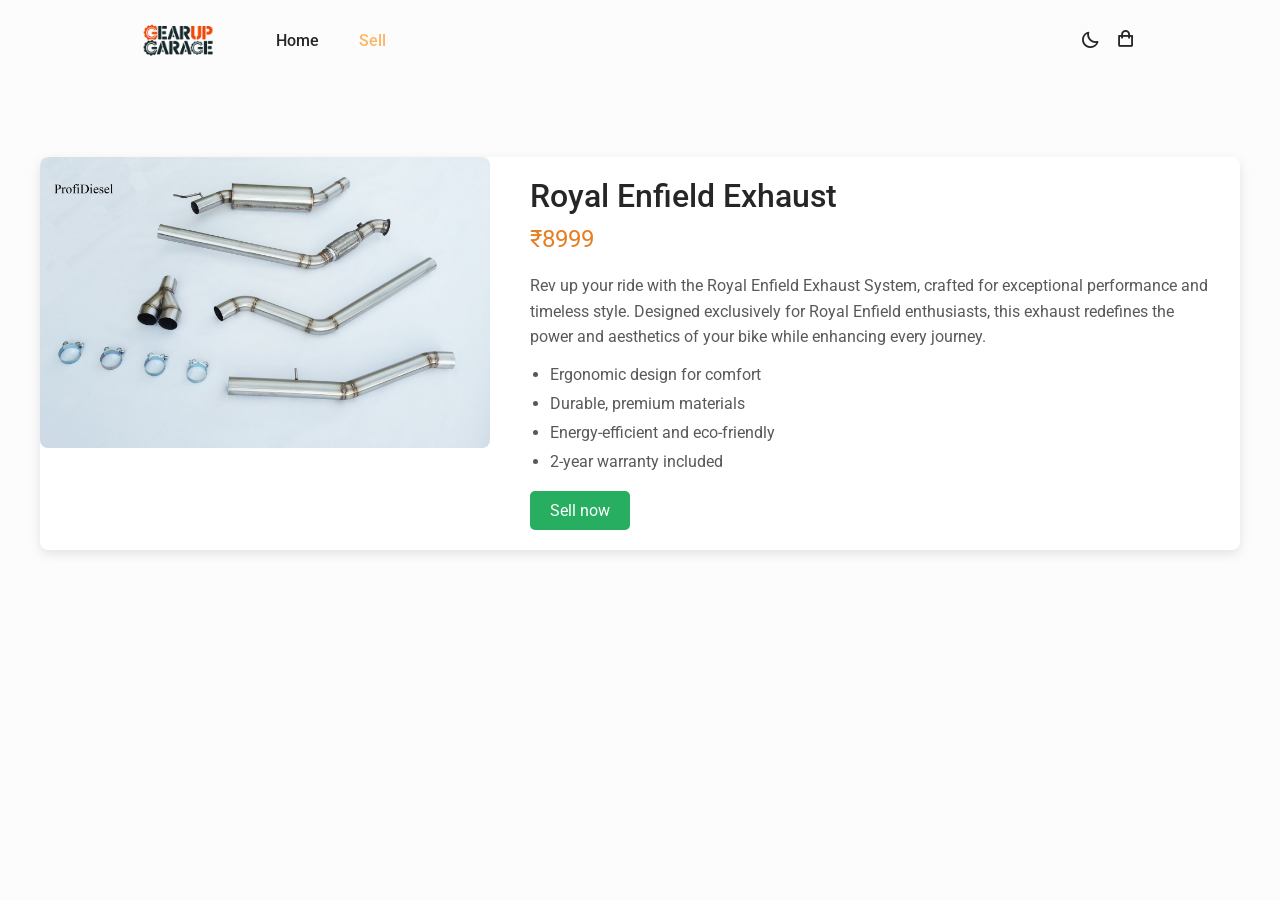
<file: sell.html>
<!DOCTYPE html>
    <html lang="en">
    <head>
        <meta charset="UTF-8">
        <meta name="viewport" content="width=device-width, initial-scale=1.0">
        <!-- GearupGarage Logo-->
        <link rel="shortcut icon" href="assets/img/GearUpGarage_Logo-removebg.png" type="image/x-icon" >
        <!-- BOXICONS -->
        <link rel="stylesheet" href="https://cdn.jsdelivr.net/npm/boxicons@latest/css/boxicons.min.css">
        <!---new css-->
        <link rel="stylesheet" href="assets/css/sell.css">
        <!-- SWIPER CSS --> 
        <link rel="stylesheet" href="assets/css/swiper-bundle.min.css">
        <!--CSS-->
        <link rel="stylesheet" href="assets/css/styles.css">
        <title>GearUpGarage</title>
    </head>
    <body>
        <!--HEADER-->          
        <header class="header" id="header">
            <nav class="nav container">
                <a href="#" class="nav__logo">
                    <img alt="abc" src="assets/img/GearUpGarage_Logo-removebg.png" height="10px" width="100px">
                </a>
                <div class="nav__menu" id="nav-menu">
                    <ul class="nav__list">
                        <li class="nav__item">
                            <a href="index.html" class="nav__link" >Home</a>
                        </li>
                        <li class="nav__item">
                            <a href="#sell" class="nav__link active-link">Sell</a>
                        </li>
                    </ul>
                    <div class="nav__close" id="nav-close">
                        <i class='bx bx-x' ></i>
                    </div>
                </div>
                <div class="nav__btns">
                    <!-- Theme change button -->
                    <i class='bx bx-moon change-theme' id="theme-button"></i>
                    <div class="nav__shop" id="cart-shop">
                        <i class='bx bx-shopping-bag' ></i>
                    </div>
                    <div class="nav__shop">
                        
                    </div>
                    <div class="nav__toggle" id="nav-toggle">
                        <i class='bx bx-grid-alt' ></i>
                    </div>
                </div>
            </nav>
        </header>
        <!--CART-->
        <div class="cart" id="cart">
            <i class='bx bx-x cart__close' id="cart-close"></i>
            <h2 class="cart__title-center">My Cart</h2>
            <div class="cart__container">
                <article class="cart__card">
                    <div class="cart__box">
                        <img src="assets/img/onelap.jpg" alt="" class="cart__img">
                    </div>
                    <div class="cart__details">
                        <h3 class="cart__title">ONE LAP GPS</h3>
                        <span class="cart__price">Rs.1499</span>
                        <div class="cart__amount">
                            <div class="cart__amount-content">
                                <span class="cart__amount-box">
                                    <i class='bx bx-minus' ></i>
                                </span>
                                <span class="cart__amount-number">1</span>
                                <span class="cart__amount-box">
                                    <i class='bx bx-plus' ></i>
                                </span>
                            </div>
                            <i class='bx bx-trash-alt cart__amount-trash' ></i>
                        </div>
                    </div>
                </article>
                <article class="cart__card">
                    <div class="cart__box">
                        <img src="assets/img/headlight (2).jpg" alt="" class="cart__img">
                    </div>
                    <div class="cart__details">
                        <h3 class="cart__title">BREZZA FOG LAMP</h3>
                        <span class="cart__price">Rs.6999</span>
                        <div class="cart__amount">
                            <div class="cart__amount-content">
                                <span class="cart__amount-box">
                                    <i class='bx bx-minus' ></i>
                                </span>
                                <span class="cart__amount-number">1</span>
                                <span class="cart__amount-box">
                                    <i class='bx bx-plus' ></i>
                                </span>
                            </div>
                            <i class='bx bx-trash-alt cart__amount-trash' ></i>
                        </div>
                    </div>
                </article>
                <article class="cart__card">
                    <div class="cart__box">
                        <img src="assets/img/Infotenment System.jpg" alt="" class="cart__img">
                    </div>
                    <div class="cart__details">
                        <h3 class="cart__title">INFOTENMENT<h3>
                        <span class="cart__price">Rs.6599</span>
                        <div class="cart__amount">
                            <div class="cart__amount-content">
                                <span class="cart__amount-box">
                                    <i class='bx bx-minus' ></i>
                                </span>
                                <span class="cart__amount-number">1</span>
                                <span class="cart__amount-box">
                                    <i class='bx bx-plus' ></i>
                                </span>
                            </div>
                            <i class='bx bx-trash-alt cart__amount-trash' ></i>
                        </div>
                    </div>
                </article>
            </div>
            <div class="cart__prices">
                <span class="cart__prices-item">3 items</span>
                <span class="cart__prices-total">Rs.15097</span>
            </div>
        </div>
        <br>
        <br>
        <br>
        <main class="product-page">
            <div class="product-container">
              <div class="product-image">
                <img src="assets/img/Bmw Exaust.jpg" alt="Product" />
              </div>
              <div class="product-details">
                <h1>Royal Enfield Exhaust</h1>
                <p class="price">₹8999</p>
                <p class="description">
                    Rev up your ride with the Royal Enfield Exhaust System, crafted for exceptional performance and timeless style. Designed exclusively for Royal Enfield enthusiasts, this exhaust redefines the power and aesthetics of your bike while enhancing every journey.
            

                </p>
                <ul class="features">
                  <li>Ergonomic design for comfort</li>
                  <li>Durable, premium materials</li>
                  <li>Energy-efficient and eco-friendly</li>
                  <li>2-year warranty included</li>
                </ul>
                <div class="buttons">
                  <button class="btn btn-buy"><a href="sellerINFO.html" style="text-decoration: none;color:#fff;">Sell now </a></button>
                </div>
              </div>
            </div>
          </main>
</file>
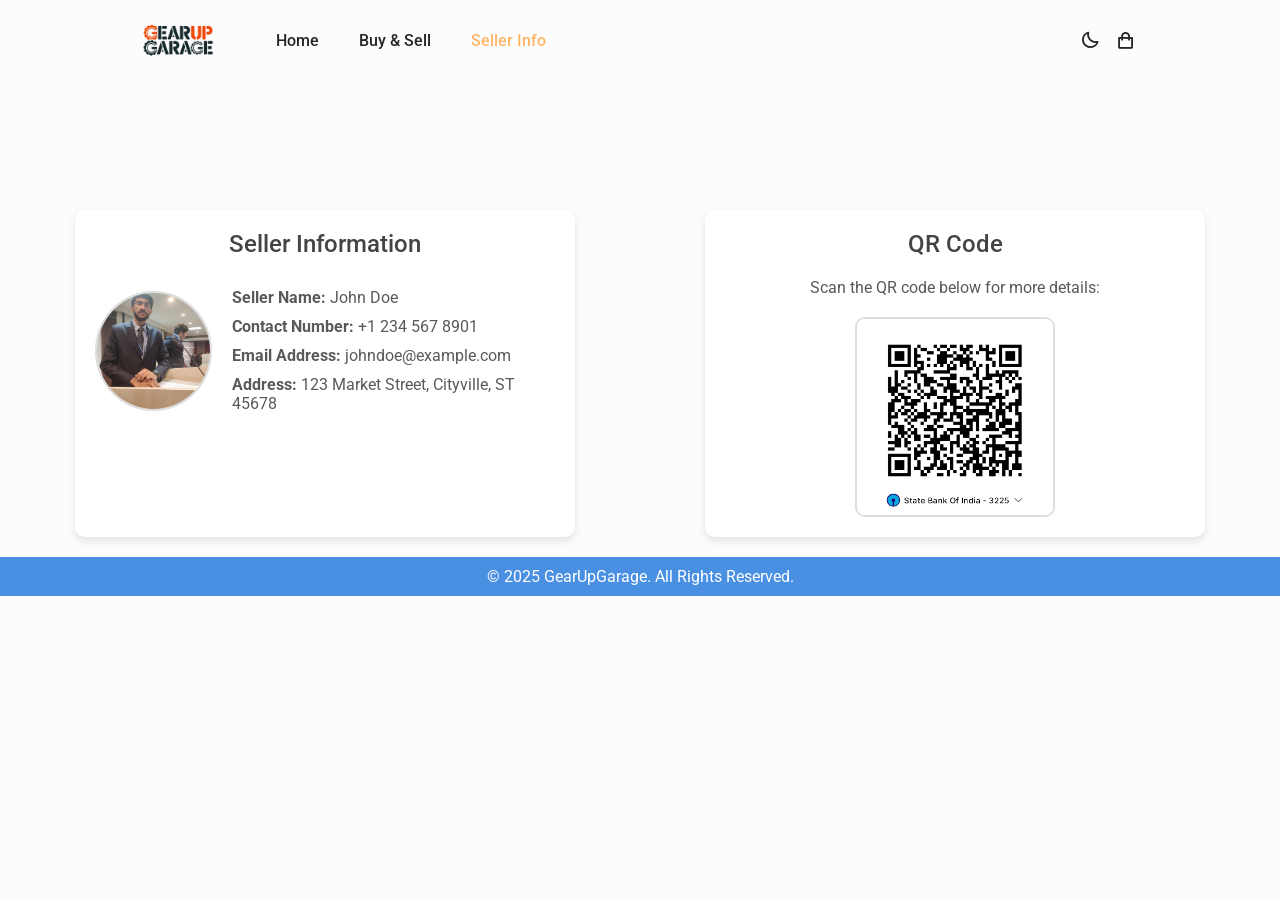
<file: sellerINFO.html>
<head>
    <meta charset="UTF-8">
    <meta name="viewport" content="width=device-width, initial-scale=1.0">
    <!-- GearupGarage Logo-->
    <link rel="shortcut icon" href="assets/img/GearUpGarage_Logo-removebg.png" type="image/x-icon" >
    <!-- BOXICONS -->
    <link rel="stylesheet" href="https://cdn.jsdelivr.net/npm/boxicons@latest/css/boxicons.min.css">
    <!-- SWIPER CSS --> 
    <link rel="stylesheet" href="assets/css/swiper-bundle.min.css">
    <!--CSS-->
    <link rel="stylesheet" href="assets/css/styles.css">
    <style>
        /* Dashboard container */
        .dashboard {
            padding: 20px;
            display: flex;
            justify-content: center;
            flex-wrap: wrap;
            gap: 20px;
        }
        
        /* Card styles */
        .card {
            background: #fff;
            width: 90%;
            max-width: 500px;
            margin: 0 auto;
            border-radius: 10px;
            box-shadow: 0 4px 8px rgba(0, 0, 0, 0.1);
            padding: 20px;
        }
        
        .card h2 {
            font-size: 1.5rem;
            color: #444;
            text-align: center;
            margin-bottom: 20px;
        }
        
        .card .info p {
            margin: 10px 0;
        }
        
        .card .qr-section {
            display: flex;
            flex-direction: column;
            align-items: center;
        }
        
        .card .qr-section img {
            width: 200px;
            height: 200px;
            border: 2px solid #ddd;
            border-radius: 10px;
            margin-top: 20px;
        }
        
        /* Footer styles */
        .footer {
            text-align: center;
            background: #4a90e2;
            color: #fff;
            padding: 10px;
        }
        
                
            </style>
    <title>GearUpGarage</title>
</head>
<body>
    <!--HEADER-->          
    <header class="header" id="header">
        <nav class="nav container">
            <a href="#" class="nav__logo">
                <img alt="abc" src="assets/img/GearUpGarage_Logo-removebg.png" height="10px" width="100px">
            </a>
            <div class="nav__menu" id="nav-menu">
                <ul class="nav__list">
                    <li class="nav__item">
                        <a href="dashboad.html" class="nav__link">Home</a>
                    </li>
                    <li class="nav__item">
                        <a href="RearBumper.html" class="nav__link">Buy & Sell</a>
                    </li>
                    <li class="nav__item">
                        <a href="#seller" class="nav__link active-link" >Seller Info</a>
                    </li>
                </ul>
                <div class="nav__close" id="nav-close">
                    <i class='bx bx-x' ></i>
                </div>
            </div>
            <div class="nav__btns">
                <!-- Theme change button -->
                <i class='bx bx-moon change-theme' id="theme-button"></i>
                <div class="nav__shop" id="cart-shop">
                    <i class='bx bx-shopping-bag' ></i>
                </div>
                <div class="nav__shop">
                </div>
                <div class="nav__toggle" id="nav-toggle">
                    <i class='bx bx-grid-alt' ></i>
                </div>
            </div>
        </nav>
    </header>
    <!--CART-->
    <div class="cart" id="cart">
        <i class='bx bx-x cart__close' id="cart-close"></i>
        <h2 class="cart__title-center">My Cart</h2>
        <div class="cart__container">
            <article class="cart__card">
                <div class="cart__box">
                    <img src="assets/img/onelap.jpg" alt="" class="cart__img">
                </div>
                <div class="cart__details">
                    <h3 class="cart__title">ONE LAP GPS</h3>
                    <span class="cart__price">Rs.1499</span>
                    <div class="cart__amount">
                        <div class="cart__amount-content">
                            <span class="cart__amount-box">
                                <i class='bx bx-minus' onclick="handleMinus(this)"></i>
                            </span>
                            <span class="cart__amount-number">1</span>
                            <span class="cart__amount-box">
                                <i class='bx bx-plus' onclick="handlePlus(this)" ></i>
                            </span>
                        </div>
                        <i class='bx bx-trash-alt cart__amount-trash' onclick="handleDelete(this)"></i>
                    </div>
                </div>
            </article>
            <article class="cart__card">
                <div class="cart__box">
                    <img src="assets/img/headlight (2).jpg" alt="" class="cart__img">
                </div>
                <div class="cart__details">
                    <h3 class="cart__title">BREZZA FOG LAMP</h3>
                    <span class="cart__price">Rs.6999</span>
                    <div class="cart__amount">
                        <div class="cart__amount-content">
                            <span class="cart__amount-box">
                                <i class='bx bx-minus' onclick="handleMinus(this)" ></i>
                            </span>
                            <span class="cart__amount-number">1</span>
                            <span class="cart__amount-box">
                                <i class='bx bx-plus' onclick="handlePlus(this)" ></i>
                            </span>
                        </div>
                        <i class='bx bx-trash-alt cart__amount-trash' onclick="handleDelete(this)"></i>
                    </div>
                </div>
            </article>
            <article class="cart__card">
                <div class="cart__box">
                    <img src="assets/img/Infotenment System.jpg" alt="" class="cart__img">
                </div>
                <div class="cart__details">
                    <h3 class="cart__title">INFOTENMENT<h3>
                    <span class="cart__price">Rs.6599</span>
                    <div class="cart__amount">
                        <div class="cart__amount-content">
                            <span class="cart__amount-box">
                                <i class='bx bx-minus' onclick="handleMinus(this)"></i>
                            </span>
                            <span class="cart__amount-number">1</span>
                            <span class="cart__amount-box">
                                <i class='bx bx-plus' onclick="handlePlus(this)"></i>
                            </span>
                        </div>
                        <i class='bx bx-trash-alt cart__amount-trash' onclick="handleDelete(this)"></i>
                    </div>
                </div>
            </article>
        </div>
        <div class="cart__prices">
            <span class="cart__prices-item">3 items</span>
            <span class="cart__prices-total">Rs.15097</span>
        </div>
    </div>
<br>
<br>

<br>
<br>
<br>
<br>
<br>

<br>
<br>
<br>


    <!-- DASHBOARD -->
    <div class="dashboard">
        <!-- Seller Information Card -->
<div class="card">
    <h2>Seller Information</h2>
    <div class="info">
        <div style="display: flex; align-items: center; gap: 20px;">
            <!-- Seller Image -->
            <div>
                <img src="45.jpg" alt="Seller Image" style="width: 120px; height: 120px; object-fit: cover; border-radius: 50%; border: 2px solid #ddd;">
            </div>
            <!-- Seller Details -->
            <div>
                <p><strong>Seller Name:</strong> John Doe</p>
                <p><strong>Contact Number:</strong> +1 234 567 8901</p>
                <p><strong>Email Address:</strong> johndoe@example.com</p>
                <p><strong>Address:</strong> 123 Market Street, Cityville, ST 45678</p>
            </div>
        </div>
    </div>
</div>

        <!-- QR Code Section -->
        <div class="card">
            <h2>QR Code</h2>
            <div class="qr-section">
                <p>Scan the QR code below for more details:</p>
                <img src="qr.jpg" alt="QR Code">
            </div>
        </div>
    </div>
<!-- SWIPER JS -->
<script src="assets/js/swiper-bundle.min.js"></script>
<!-- MAIN JS -->
<script src="assets/js/main.js"></script>
    <!-- FOOTER -->
    <footer class="footer">
        © 2025 GearUpGarage. All Rights Reserved.
    </footer>

</body>
</html>
</file>
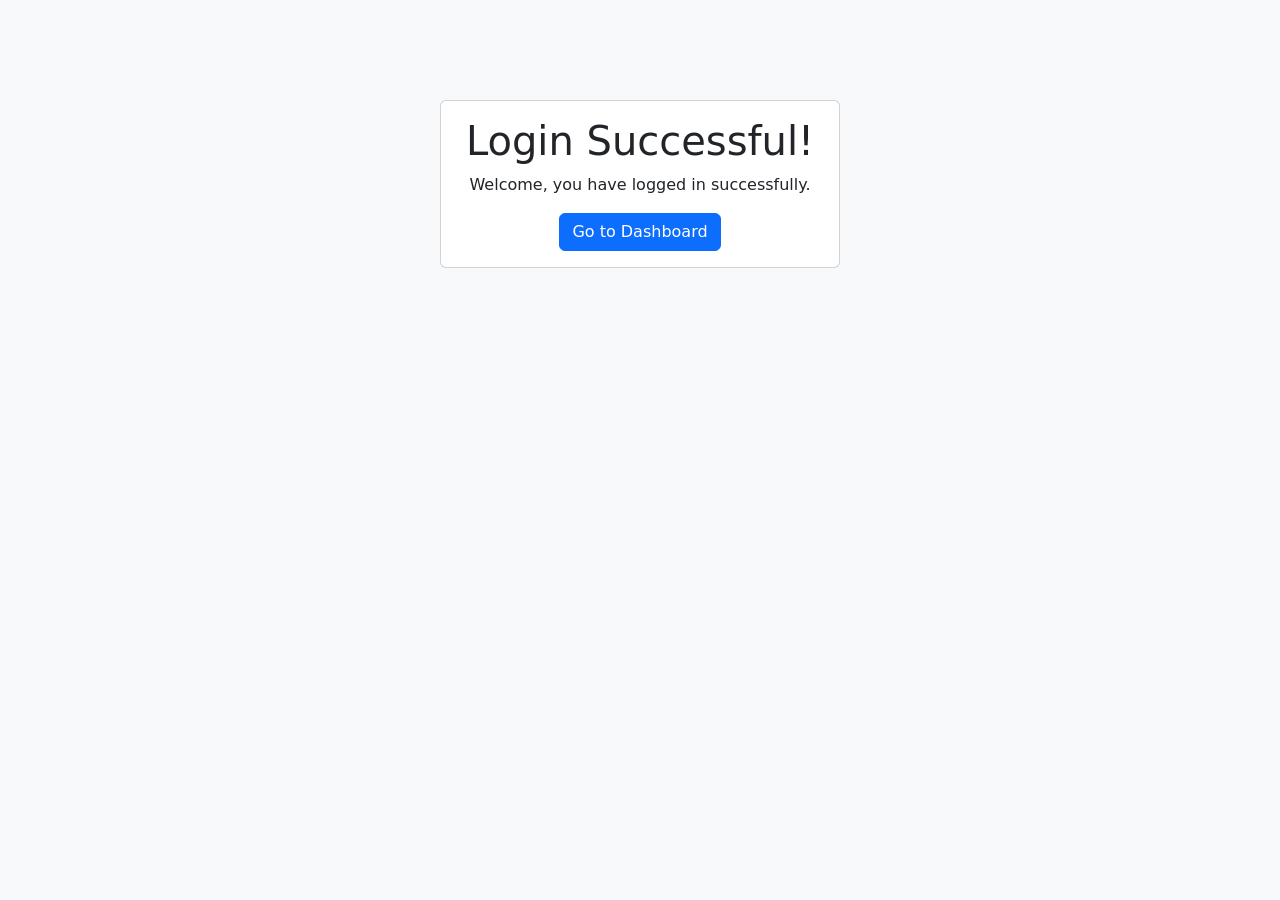
<file: success.html>
<!doctype html>
<html lang="en">
  <head>
    <meta charset="utf-8">
    <meta name="viewport" content="width=device-width, initial-scale=1">
    <link href="https://cdn.jsdelivr.net/npm/bootstrap@5.0.1/dist/css/bootstrap.min.css" rel="stylesheet" integrity="sha384-+0n0xVW2eSR5OomGNYDnhzAbDsOXxcvSN1TPprVMTNDbiYZCxYbOOl7+AMvyTG2x" crossorigin="anonymous">
    <title>Successful Login</title>
    <style>
      body {
        background-color: #f8f9fa;
        text-align: center;
        padding-top: 50px;
      }
      .card {
        max-width: 25rem;
        margin: 50px auto;
      }
    </style>
  </head>
  <body>

    <div class="card">
      <div class="card-body">
        <h1 class="card-title">Login Successful!</h1>
        <p>Welcome, you have logged in successfully.</p>
        <a href="dashboard.html" class="btn btn-primary">Go to Dashboard</a>
      </div>
    </div>

  </body>
</html>
</file>
<file: assets/css/styles.css>
/*=============== GOOGLE FONTS ===============*/
@import url("https://fonts.googleapis.com/css2?family=Roboto:wght@400;500;700&display=swap");

/*=============== VARIABLES CSS ===============*/
:root {
  --header-height: 3.5rem;

  /*========== Colors ==========*/
  --first-color: hsl(31, 100%, 70%);
  --button-color: hsl(0, 0%, 17%);
  --button-color-alt: hsl(0, 0%, 21%);
  --title-color: hsl(0, 0%, 15%);
  --text-color: hsl(0, 0%, 35%);
  --text-color-light: hsl(0, 0%, 55%);
  --body-color: hsl(0, 0%, 99%);
  --container-color: #fff;
  --border-color: hsl(0, 0%, 94%);

  /*========== Font and typography ==========*/
  --body-font: 'Roboto', sans-serif;
  --biggest-font-size: 2rem;
  --h1-font-size: 1.5rem;
  --h2-font-size: 1.25rem;
  --h3-font-size: 1rem;
  --normal-font-size: .938rem;
  --small-font-size: .813rem;
  --smaller-font-size: .75rem;

  /*========== Font weight ==========*/
  --font-medium: 500;
  --font-bold: 700;

  /*========== Margenes Bottom ==========*/
  --mb-0-5: .5rem;
  --mb-0-75: .75rem;
  --mb-1: 1rem;
  --mb-1-5: 1.5rem;
  --mb-2: 2rem;
  --mb-2-5: 2.5rem;
  --mb-3: 3rem;

  /*========== z index ==========*/
  --z-tooltip: 10;
  --z-fixed: 100;
}

@media screen and (min-width: 968px) {
  :root {
    --biggest-font-size: 2.5rem;
    --h1-font-size: 2.25rem;
    --h2-font-size: 1.5rem;
    --h3-font-size: 1.25rem;
    --normal-font-size: 1rem;
    --small-font-size: .875rem;
    --smaller-font-size: .813rem;
  }
}

/*=============== BASE ===============*/
* {
  box-sizing: border-box;
  padding: 0;
  margin: 0;
}

html {
  scroll-behavior: smooth;
}

body,
button,
input {
  font-family: var(--body-font);
  font-size: var(--normal-font-size);
}

body {
  margin: 0;
  background-color: var(--body-color);
  color: var(--text-color);
  /*For animation dark mode*/
  transition: .4s;
}

h1, h2, h3, h4 {
  color: var(--title-color);
  font-weight: var(--font-medium);
}

ul {
  list-style: none;
}

a {
  text-decoration: none;
}

img {
  max-width: 100%;
  height: auto;
}

button {
  cursor: pointer;
  border: none;
  outline: none;
}

/*=============== THEME ===============*/
/*========== Variables Dark theme ==========*/
body.dark-theme {
  --first-color: hsl(31, 76%, 74%);
  --button-color: hsl(0, 0%, 24%);
  --button-color-alt: hsl(0, 0%, 28%);
  --title-color: hsl(0, 0%, 95%);
  --text-color: hsl(0, 0%, 75%);
  --body-color: hsl(0, 0%, 12%);
  --container-color: hsl(0, 0%, 16%);
  --border-color: hsl(0, 0%, 20%);
}

/*========== Button Dark/Light ==========*/
.change-theme {
  color: var(--title-color);
  font-size: 1.25rem;
  cursor: pointer;
}

/*========== 
    Color changes in some parts of 
    the website, in dark theme 
==========*/
.dark-theme .change-theme,
.dark-theme .nav__toggle,
.dark-theme .nav__shop,
.dark-theme .button--gray {
  color: hsl(0, 0%, 15%);
}

.dark-theme .scroll-header {
  box-shadow: 0 1px 4px hsla(0, 0%, 4%, .3);
}

.scroll-header .change-theme,
.scroll-header .nav__toggle,
.scroll-header .nav__shop {
  color: var(--title-color);
}

.dark-theme::-webkit-scrollbar {
  background: hsl(0, 0%, 30%);
}

/*=============== REUSABLE CSS CLASSES ===============*/
.container {
  max-width: 1024px;
  margin-left: var(--mb-1-5);
  margin-right: var(--mb-1-5);
}

.grid {
  display: grid;
}

.main {
  overflow: hidden;
}

.section {
  padding: 6.5rem 0 1rem;
}

.section__title {
  position: relative;
  font-size: var(--h3-font-size);
  margin-bottom: var(--mb-3);
  text-transform: uppercase;
  letter-spacing: 2px;
  text-align: center;
}

.section__title::before {
  content: '';
  position: absolute;
  top: -1rem;
  left: 0;
  right: 0;
  margin: 0 auto;
  width: 67px;
  height: 1px;
  background-color: var(--first-color);
}

/*=============== HEADER & NAV ===============*/
.header {
  width: 100%;
  background: transparent;
  position: fixed;
  top: 0;
  left: 0;
  z-index: var(--z-fixed);
  /*For animation dark mode*/
  transition: .4s;
}

.nav {
  height: var(--header-height);
  display: flex;
  justify-content: space-between;
  align-items: center;
}

.nav__logo, 
.nav__toggle, 
.nav__shop, 
.nav__close {
  color: var(--title-color);
}

.nav__logo {
  text-transform: uppercase;
  font-weight: var(--font-bold);
  letter-spacing: 1px;
  display: inline-flex;
  align-items: center;
  column-gap: .25rem;
}

.nav__logo-icon {
  font-size: 1.25rem;
}

.nav__btns {
  display: flex;
  align-items: center;
  column-gap: 1rem;
}

.nav__toggle, 
.nav__shop {
  font-size: 1.25rem;
  cursor: pointer;
}

@media screen and (max-width: 767px) {
  .nav__menu {
    position: fixed;
    background-color: var(--body-color);
    top: 0;
    right: -100%;
    width: 100%;
    height: 100%;
    padding: 6rem 2rem 3.5rem;
    transition: .3s;
  }
}

.nav__list {
  display: flex;
  flex-direction: column;
  align-items: center;
  row-gap: 2rem;
}

.nav__link {
  color: var(--title-color);
  font-weight: var(--font-medium);
  text-transform: uppercase;
  font-size: var(--h2-font-size);
  transition: .3s;
}

.nav__link:hover {
  color: var(--first-color);
}

.nav__close {
  font-size: 2rem;
  position: absolute;
  top: .9rem;
  right: 1.25rem;
  cursor: pointer;
}

/* Show menu */
.show-menu {
  right: 0;
}

/* Change background header */
.scroll-header {
  background-color: var(--body-color);
  box-shadow: 0 1px 4px hsla(0, 4%, 15%, .10);
}

/* Active link */
.active-link {
  color: var(--first-color);
}

/*=============== HOME ===============*/
.home__container {
  position: relative;
  row-gap: 2.5rem;
}

.home__img {
  width: 240px;
}

.home__img-bg {
  background-color: var(--first-color);
  width: 258px;
  height: 430px;
  padding-bottom: 2rem;
  display: flex;
  justify-content: center;
  align-items: flex-end;
  justify-self: flex-end;
  transform: translateX(1.5rem);
}

.home__social {
  position: absolute;
  top: 35%;
  left: -5rem;
  transform: rotate(-90deg);
  display: flex;
  column-gap: 1rem;
}

.home__social-link {
  font-size: var(--smaller-font-size);
  color: var(--text-color-light);
  transition: .3s;
}

.home__social-link:hover {
  color: var(--title-color);
}

.home__title {
  font-size: var(--biggest-font-size);
  font-weight: var(--font-bold);
  margin-bottom: var(--mb-1);
}

.home__description {
  margin-bottom: var(--mb-1-5);
}

.home__price {
  display: inline-block;
  font-size: var(--h2-font-size);
  font-weight: var(--font-medium);
  color: var(--first-color);
  margin-bottom: var(--mb-3);
}

.home__btns {
  display: flex;
  align-items: center;
}

.home__button {
  box-shadow: 0 12px 24px hsla(0, 0%, 10%, .2);
}

/*=============== BUTTONS ===============*/
.button {
  display: inline-block;
  background-color: var(--button-color);
  color: #FFF;
  padding: 1.25rem 2rem;
  font-weight: var(--font-medium);
  transition: .3s;
}

.button:hover {
  background-color: var(--button-color-alt);
}

.button--gray {
  background-color: hsl(0, 0%, 75%);
  color: var(--title-color);
}

.button--gray:hover {
  background-color: hsl(0, 0%, 63%);
}

.button--small {
  padding: 1rem 1.5rem;
}

/*=============== FEATURED ===============*/
.featured__container {
  row-gap: 2.5rem;
}

.featured__card {
  position: relative;
  text-align: center;
  background-color: var(--container-color);
  padding-top: 2rem;
  border: 1px solid var(--border-color);
  overflow-y: hidden;
  transition: .3s;
}

.featured__tag {
  background-color: var(--first-color);
  padding: .5rem 1rem;
  color: #fff;
  text-transform: uppercase;
  font-size: var(--small-font-size);
  font-weight: var(--font-medium);
  position: absolute;
  transform: rotate(-90deg);
  left: -1rem;
  top: 3rem;
}

.featured__img {
  height: 214px;
  margin-bottom: var(--mb-1);
}

.featured__title, 
.featured__price {
  font-size: var(--h3-font-size);
  font-weight: var(--font-bold);
}

.featured__title {
  text-transform: uppercase;
  margin-bottom: var(--mb-0-75);
}

.featured__price {
  display: block;
  color: var(--first-color);
  transition: .3s;
}

.featured__button {
  font-size: var(--small-font-size);
  transform: translateY(1rem);
  opacity: 0;
}

.featured__card:hover {
  box-shadow: 0 12px 32px hsla(0, 0%, 20%, .1);
  padding: 2rem 0 3rem 0;
}

.featured__card:hover .featured__button {
  transform: translateY(0);
  opacity: 1;
}

.featured__card:hover .featured__price {
  margin-bottom: var(--mb-1-5);
}

/*=============== STORY ===============*/
.story__container {
  row-gap: 7.5rem;
}

.story__title {
  font-size: var(--h1-font-size);
  margin-bottom: var(--mb-1);
}

.story__description {
  margin-bottom: var(--mb-2-5);
}

.story__images {
  position: relative;
}

.story__img, 
.story__square {
  width: 250px;
}

.story__square {
  height: 250px;
  background-color: var(--first-color);
}

.story__img {
  position: absolute;
  left: 3rem;
  top: -3rem;
}

/*=============== PRODUCTS ===============*/
.products__container {
  grid-template-columns: repeat(2, 1fr);
  gap: 2rem;
}

.products__card {
  position: relative;
  background-color: var(--container-color);
  padding: 1.25rem 0;
  border: 1px solid var(--border-color);
  text-align: center;
  transition: .3s;
}

.products__img {
  height: 125px;
  margin-bottom: var(--mb-1);
}

.products__title, 
.products__price {
  font-size: var(--small-font-size);
  font-weight: var(--font-medium);
}

.products__title {
  text-transform: uppercase;
  margin-bottom: var(--mb-0-5);
}

.products__price {
  color: var(--first-color);
}

.products__button {
  background-color: var(--button-color);
  padding: .4rem;
  color: #fff;
  font-size: 1rem;
  position: absolute;
  right: 0;
  bottom: 0;
  transition: .3s;
}

.products__button:hover {
  background-color: var(--button-color-alt);
}

.products__card:hover {
  box-shadow: 0 8px 32px hsla(0, 0%, 10%, .1);
}

/*=============== TESTIMONIAL ===============*/
.testimonial__container {
  row-gap: 4rem;
}

.testimonial__quote {
  display: inline-flex;
  background-color: var(--container-color);
  padding: .5rem .75rem;
  font-size: 1.5rem;
  color: var(--first-color);
  box-shadow: 0 4px 12px hsla(0, 0%, 20%, .1);
  margin-bottom: var(--mb-2);
}

.testimonial__description {
  margin-bottom: var(--mb-1);
}

.testimonial__date {
  font-size: var(--normal-font-size);
  margin-bottom: var(--mb-2);
}

.testimonial__perfil {
  display: flex;
  align-items: center;
  column-gap: 1rem;
  margin-bottom: 7rem;
}

.testimonial__perfil-img {
  width: 60px;
  height: 60px;
  border-radius: 3rem;
}

.testimonial__perfil-data {
  display: flex;
  flex-direction: column;
  row-gap: .5rem;
}

.testimonial__perfil-name {
  font-size: var(--h3-font-size);
  font-weight: var(--font-medium);
  color: var(--title-color);
}

.testimonial__perfil-detail {
  font-size: var(--small-font-size);
}

.testimonial__images {
  position: relative;
}

.testimonial__img, 
.testimonial__square {
  width: 250px;
}

.testimonial__square {
  height: 250px;
  background-color: var(--first-color);
  margin-left: auto;
}

.testimonial__img {
  position: absolute;
  right: 2rem;
  top: 3rem;
}

.testimonial-swiper {
  margin-left: initial;
  margin-right: initial;
}

.swiper-button-prev:after,
.swiper-button-next:after {
  content: '';
}

/* Swiper class */
.swiper-button-next,
.swiper-button-prev {
  top: initial;
  bottom: 5%;
  width: initial;
  height: initial;
  background-color: var(--container-color);
  box-shadow: 0 4px 12px hsla(0, 0%, 20%, .1);
  padding: .25rem;
  font-size: 1.5rem;
  color: var(--first-color);
}

.swiper-button-next {
  right: initial;
  left: 4rem;
}

/*=============== NEW ===============*/
.new__card {
  position: relative;
  text-align: center;
  background-color: var(--container-color);
  padding-top: 2rem;
  border: 1px solid var(--border-color);
  overflow-y: hidden;
  transition: .3s;
}

.new__tag {
  background-color: var(--first-color);
  padding: .5rem 1rem;
  color: #fff;
  text-transform: uppercase;
  font-size: var(--small-font-size);
  font-weight: var(--font-medium);
  position: absolute;
  top: 1rem;
  right: 1rem;
  transition: .3s;
}

.new__img {
  height: 215px;
  margin-bottom: var(--mb-1);
}

.new__title, 
.new__price {
  font-size: var(--h3-font-size);
  font-weight: var(--font-bold);
}

.new__title {
  text-transform: uppercase;
  margin-bottom: var(--mb-0-75);
}

.new__price {
  display: block;
  color: var(--first-color);
  transition: .3s;
}

.new__button {
  font-size: var(--small-font-size);
  transform: translateY(1rem);
  opacity: 0;
}

.new__card:hover {
  background-color: var(--first-color);
  box-shadow: 0 12px 32px hsla(0, 0%, 20%, .1);
  padding: 2rem 0 3rem 0;
}

.new__card:hover .new__tag {
  background-color: var(--button-color);
}

.new__card:hover .new__button {
  transform: translateY(0);
  opacity: 1;
}

.new__card:hover .new__title {
  color: hsl(0, 0%, 15%);
}

.new__card:hover .new__price {
  color: hsl(0, 0%, 15%);
  margin-bottom: var(--mb-1-5);
}

/*=============== NEWSLETTER ===============*/
.newsletter__bg {
  background-color: var(--first-color);
  padding: 3rem 1.5rem;
  text-align: center;
  row-gap: 2.5rem;
}

.newsletter__title {
  font-size: var(--h1-font-size);
  color: hsl(0, 0%, 15%);
  margin-bottom: var(--mb-1-5);
}

.newsletter__description {
  color: hsl(0, 0%, 35%);
}

.newsletter__subscribe {
  display: flex;
  flex-direction: column;
  row-gap: .75rem;
}

.newsletter__input {
  border: none;
  outline: none;
  background-color: hsl(0, 0%, 94%);
  padding: 1.25rem 1rem;
  color: hsl(0, 0%, 15%);
}

/*=============== FOOTER ===============*/
.footer__container {
  row-gap: 2rem;
  border-bottom: 1px solid var(--border-color);
  padding-bottom: 3rem;
}

.footer__title {
  font-size: var(--h2-font-size);
  margin-bottom: var(--mb-1-5);
}

.footer__list, 
.footer__links {
  display: flex;
  flex-direction: column;
  row-gap: .75rem;
}

.footer__link {
  color: var(--text-color);
}

.footer__link:hover {
  color: var(--title-color);
}

.footer__social {
  display: flex;
  column-gap: 1rem;
}

.footer__social-link {
  font-size: 1.25rem;
  color: var(--text-color);
}

.footer__social-link:hover {
  color: var(--title-color);
}

.footer__copy {
  display: block;
  margin: 3.5rem 0 1rem 0;
  text-align: center;
  font-size: var(--smaller-font-size);
  color: var(--text-color-light);
}

/*=============== SCROLL UP ===============*/
.scrollup {
  position: fixed;
  right: 1rem;
  bottom: -30%;
  background-color: var(--container-color);
  box-shadow: 0 4px 12px hsla(0, 0%, 20%, .1);
  display: inline-flex;
  padding: .25rem;
  z-index: var(--z-tooltip);
  opacity: .8;
  transition: .4s;
}

.scrollup:hover {
  opacity: 1;
}

.scrollup__icon {
  font-size: 1.5rem;
  color: var(--first-color);
}

/* Show Scroll Up*/
.show-scroll {
  bottom: 3rem;
}

/*=============== SCROLL BAR ===============*/
::-webkit-scrollbar {
  width: .6rem;
  background: hsl(0, 0%, 74%);
}

::-webkit-scrollbar-thumb {
  background: hsl(0, 0%, 17%);
}

/*=============== CART ===============*/
.cart {
  position: fixed;
  background-color: var(--body-color);
  z-index: var(--z-fixed);
  width: 100%;
  height: 100%;
  top: 0;
  right: -100%;
  padding: 3.5rem 2rem;
  transition: .4s;
}

.cart__title-center {
  font-size: var(--h2-font-size);
  text-align: center;
  margin-bottom: var(--mb-3);
}

.cart__close {
  font-size: 2rem;
  color: var(--title-color);
  position: absolute;
  top: 1.25rem;
  right: .9rem;
  cursor: pointer;
}

.cart__container {
  display: grid;
  row-gap: 1.5rem;
}

.cart__card {
  display: flex;
  align-items: center;
  column-gap: 1rem;
}

.cart__box {
  background-color: var(--container-color);
  padding: .75rem 1.25rem;
  border: 1px solid var(--border-color);
}

.cart__img {
  width: 50px;
}

.cart__title {
  font-size: var(--normal-font-size);
  margin-bottom: .5rem;
}

.cart__price {
  display: block;
  font-size: var(--small-font-size);
  color: var(--first-color);
  margin-bottom: var(--mb-1-5);
}

.cart__amount,
.cart__amount-content{
  display: flex;
  align-items: center;
}

.cart__amount{
  column-gap: 3rem;
}

.cart__amount-content{
  column-gap: 1rem;
}

.cart__amount-box {
  display: inline-flex;
  padding: .25rem;
  background-color: var(--container-color);
  border: 1px solid var(--border-color);
  cursor: pointer;
}

.cart__amount-trash {
  font-size: 1.15rem;
  color: var(--first-color);
  cursor: pointer;
}

.cart__prices {
  margin-top: 6rem;
  display: flex;
  justify-content: space-between;
}

.cart__prices-item, 
.cart__prices-total {
  color: var(--title-color);
}

.cart__prices-item {
  font-size: var(--small-font-size);
}

.cart__prices-total {
  font-size: var(--h3-font-size);
  font-weight: var(--font-medium);
}

/* Show cart */
.show-cart {
  right: 0;
}

/*=============== BREAKPOINTS ===============*/
/* For small devices */
@media screen and (max-width: 320px) {
  .container {
    margin-left: var(--mb-1);
    margin-right: var(--mb-1);
  }
  .home__img-bg {
    width: 220px;
  }
  .home__title {
    font-size: var(--h1-font-size);
  }
  .home__button {
    font-size: var(--smaller-font-size);
  }

  .story__square,
  .story__img,
  .testimonial__square,
  .testimonial__img {
    width: 180px;
  }

  .story__square,
  .testimonial__square {
    height: 180px;
  }

  .products__container {
    grid-template-columns: repeat(1, 180px);
    justify-content: center;
  }
}

/* For medium devices */
@media screen and (min-width: 576px) {
  .home__img-bg {
    width: 340px;
  }

  .featured__container {
    grid-template-columns: repeat(2, 1fr);
    justify-content: center;
    align-items: flex-start;
    gap: 1.5rem;
  }

  .footer__container {
    grid-template-columns: repeat(2, 1fr);
  }
}

@media screen and (min-width: 767px) {
  .section {
    padding: 8rem 0 1rem;
  }

  .cart {
    width: 420px;
    box-shadow: -2px 0 4px hsla(0, 0%, 15%, .1);
  }

  .nav {
    height: calc(var(--header-height) + 1.5rem);
    justify-content: initial;
    column-gap: 3rem;
  }
  .nav__toggle, 
  .nav__close {
    display: none;
  }
  .nav__list {
    flex-direction: row;
    column-gap: 2.5rem;
  }
  .nav__link {
    text-transform: initial;
    font-size: var(--normal-font-size);
  }
  .nav__btns {
    margin-left: auto;
  }

  .home__container {
    padding-top: 6rem;
    grid-template-columns: 1fr max-content;
    align-items: center;
  }
  .home__img-bg {
    order: 1;
    transform: translate(1.5rem, -6rem);
  }
  .home__data {
    padding: 0 0 3rem 6rem;
  }
  .home__social {
    top: 47%;
    column-gap: 2rem;
  }

  .featured__title,
  .featured__price,
  .new__title,
  .new__price {
    font-size: var(--normal-font-size);
  }

  .story__container,
  .testimonial__container,
  .newsletter__bg {
    grid-template-columns: repeat(2, 1fr);
    align-items: center;
  }

  .story__section-title {
    text-align: initial;
  }
  .story__section-title::before {
    margin: initial;
  }
  .story__images {
    order: -1;
  }

  .products__container {
    grid-template-columns: repeat(3, 200px);
    justify-content: center;
    gap: 2.5rem;
  }
  .products__card {
    padding: 2rem 0;
  }
  .products__img {
    height: 155px;
  }

  .newsletter__bg {
    text-align: initial;
    column-gap: 2rem;
    padding: 4.5rem;
  }
  .newsletter__subscribe {
    flex-direction: row;
  }
  .newsletter__input {
    width: 100%;
  }

  .footer__container {
    grid-template-columns: repeat(4, max-content);
    justify-content: space-between;
  }
  .footer__title {
    font-size: var(--h3-font-size);
  }
}

@media screen and (min-width: 992px) {
  .section__title {
    font-size: var(--h2-font-size);
  }

  .home__container {
    column-gap: 2rem;
  }
  .home__img-bg {
    width: 480px;
    height: 680px;
  }
  .home__img {
    width: 420px;
  }
  .home__social {
    left: -6rem;
  }
  .home__data {
    padding: 0 0 8rem 6rem;
  }

  .featured__container {
    grid-template-columns: repeat(3, 312px);
    padding-top: 2rem;
  }
  
  .story__container,
  .testimonial__container {
    column-gap: 8rem;
  }

  .story__square,
  .story__img,
  .testimonial__square,
  .testimonial__img {
    width: 450px;
  }

  .story__square,
  .testimonial__square {
    height: 450px;
  }

  .products__container,
  .new__container {
    padding-top: 2rem;
  }

  .testimonial__container {
    padding-bottom: 4rem;
  }
}

/* For large devices */
@media screen and (min-width: 1024px) {
  .container {
    margin-left: auto;
    margin-right: auto;
  }
  
  .story__container,
  .testimonial__container {
    column-gap: 13rem;
  }

  .story__container {
    padding-top: 3rem;
  }
  .story__img {
    left: 5rem;
    top: -5rem;
  }

  .testimonial__img {
    right: 5rem;
    top: 5rem;
  }

  .scrollup {
    right: 3rem;
  }
}
.modal-overlay {
  display: none; /* Initially hidden */
  position: fixed;
  top: 0;
  left: 0;
  width: 100%;
  height: 100%;
  background: rgba(0, 0, 0, 0.5);
  z-index: 1000;
}

.modal {
  position: absolute;
  top: 50%;
  left: 50%;
  transform: translate(-50%, -50%);
  background: #fff;
  padding: 20px;
  width: 400px;
  border-radius: 10px;
  box-shadow: 0 4px 10px rgba(0, 0, 0, 0.3);
  text-align: center;
}

.modal-header {
  font-size: 20px;
  margin-bottom: 10px;
}

.modal-body {
  font-size: 16px;
  margin-bottom: 20px;
}

.modal-footer button {
  padding: 10px 20px;
  border: none;
  background: #007bff;
  color: #fff;
  border-radius: 5px;
  cursor: pointer;
}

.modal-footer button:hover {
  background: #0056b3;
}

.close-btn {
  background: #dc3545;
  margin-left: 10px;
}

.close-btn:hover {
  background: #c82333;
}
</file>
<file: assets/css/sell.css>
.product-page {
    margin-top: 80px;
    padding: 20px;
    display: flex;
    justify-content: center;
    align-items: center;
    gap: 40px;
  }
  
  .product-container {
    max-width: 1200px;
    display: flex;
    gap: 20px;
    flex-wrap: wrap;
    background: white;
    border-radius: 8px;
    overflow: hidden;
    box-shadow: 0 4px 12px rgba(0, 0, 0, 0.1);
  }
  
  .product-image img {
    width: 100%;
    max-width: 450px;
    object-fit: cover;
    border-radius: 8px;
  }
  
  .product-details {
    flex: 1;
    padding: 20px;
  }
  
  .product-details h1 {
    font-size: 2rem;
    margin-bottom: 10px;
  }
  
  .product-details .price {
    font-size: 1.5rem;
    color: #e67e22;
    margin-bottom: 20px;
  }
  
  .product-details .description {
    line-height: 1.6;
    margin-bottom: 15px;
  }
  
  .features {
    list-style: disc;
    padding-left: 20px;
    margin-bottom: 20px;
  }
  
  .features li {
    margin-bottom: 10px;
  }
  
  .buttons {
    display: flex;
    gap: 15px;
  }
  
  .btn {
    padding: 10px 20px;
    border: none;
    border-radius: 5px;
    font-size: 1rem;
    cursor: pointer;
    transition: transform 0.3s;
  }
  
  .btn-buy {
    background: #27ae60;
    color: white;
  }
  
  .btn-buy:hover {
    transform: scale(1.05);
    background: #1e864b;
  }
  
  .btn-learn {
    background: #555;
    color: white;
  }
  
  .btn-learn:hover {
    transform: scale(1.05);
    background: #333;
  }
  
  /* MEDIA QUERIES */
  @media (max-width: 768px) {
    .product-container {
      flex-direction: column;
    }
  
    .product-image img {
      max-width: 100%;
    }
  }
</file>
